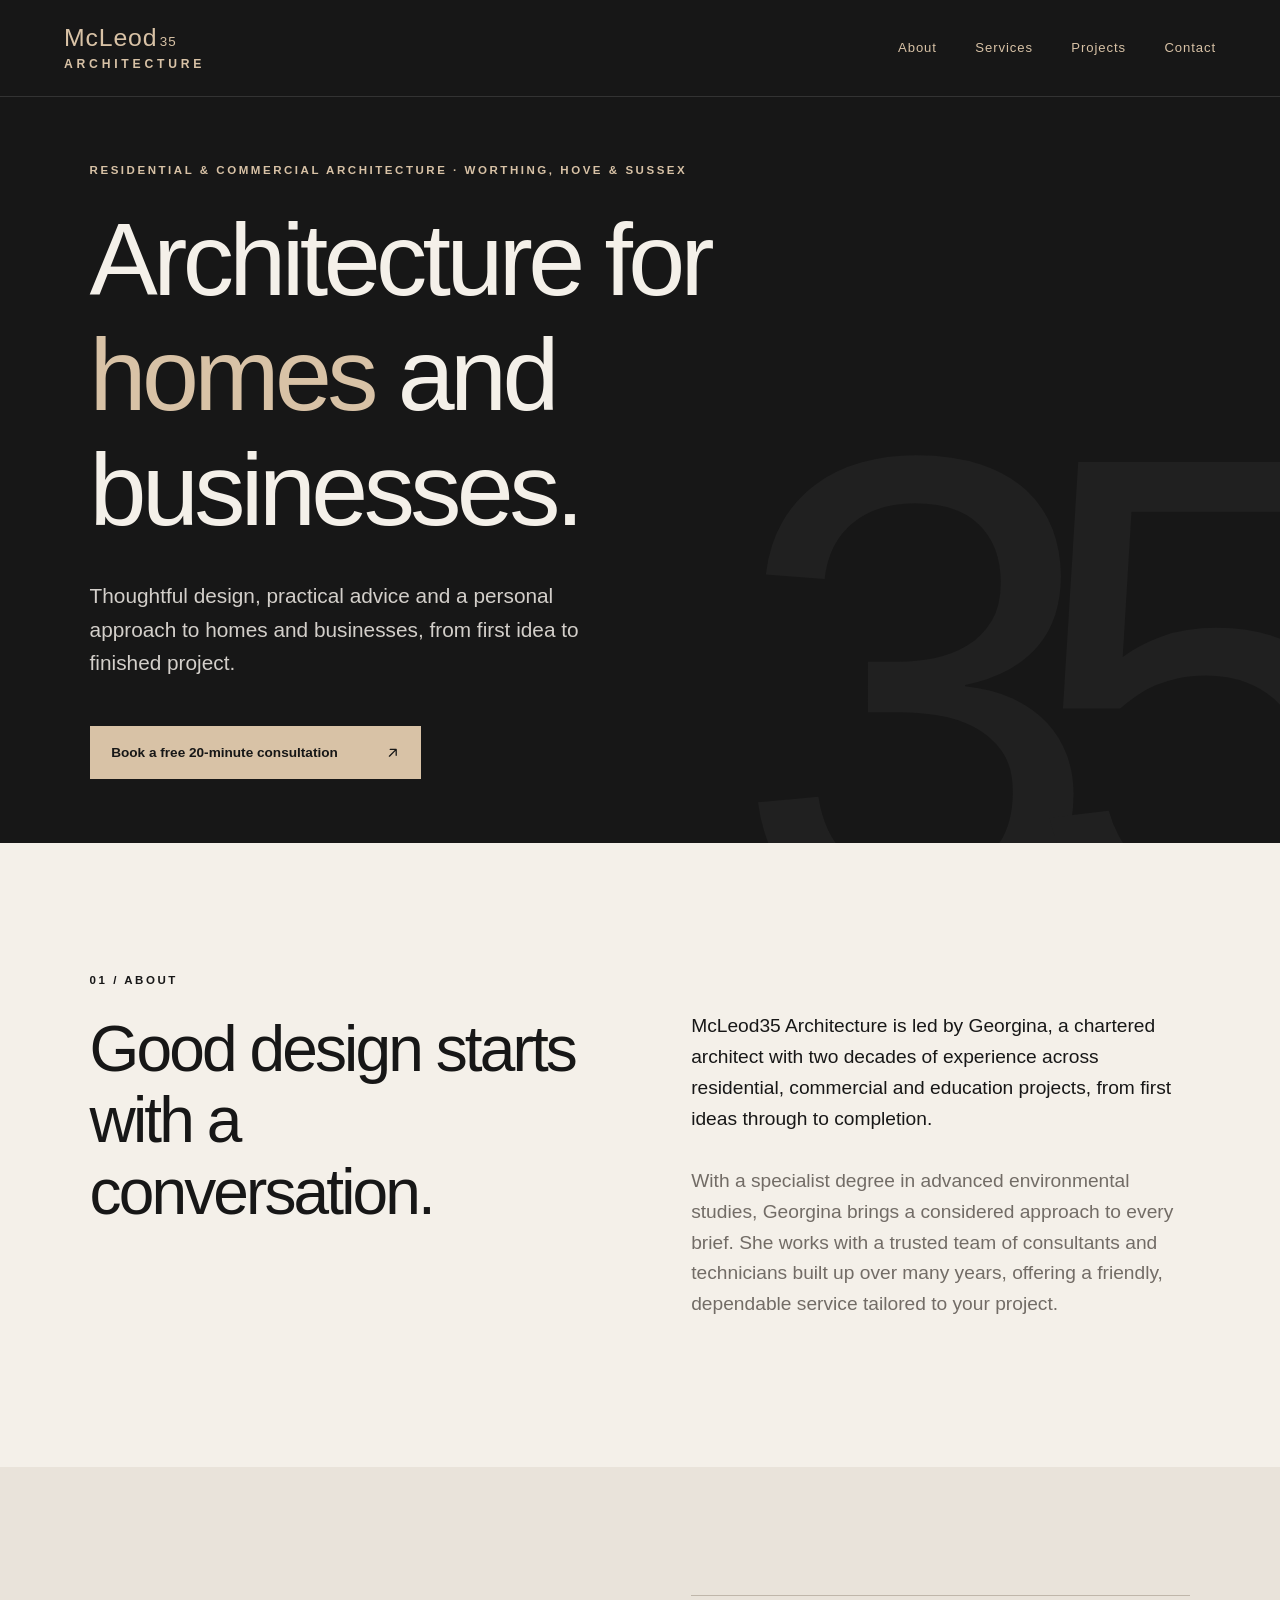
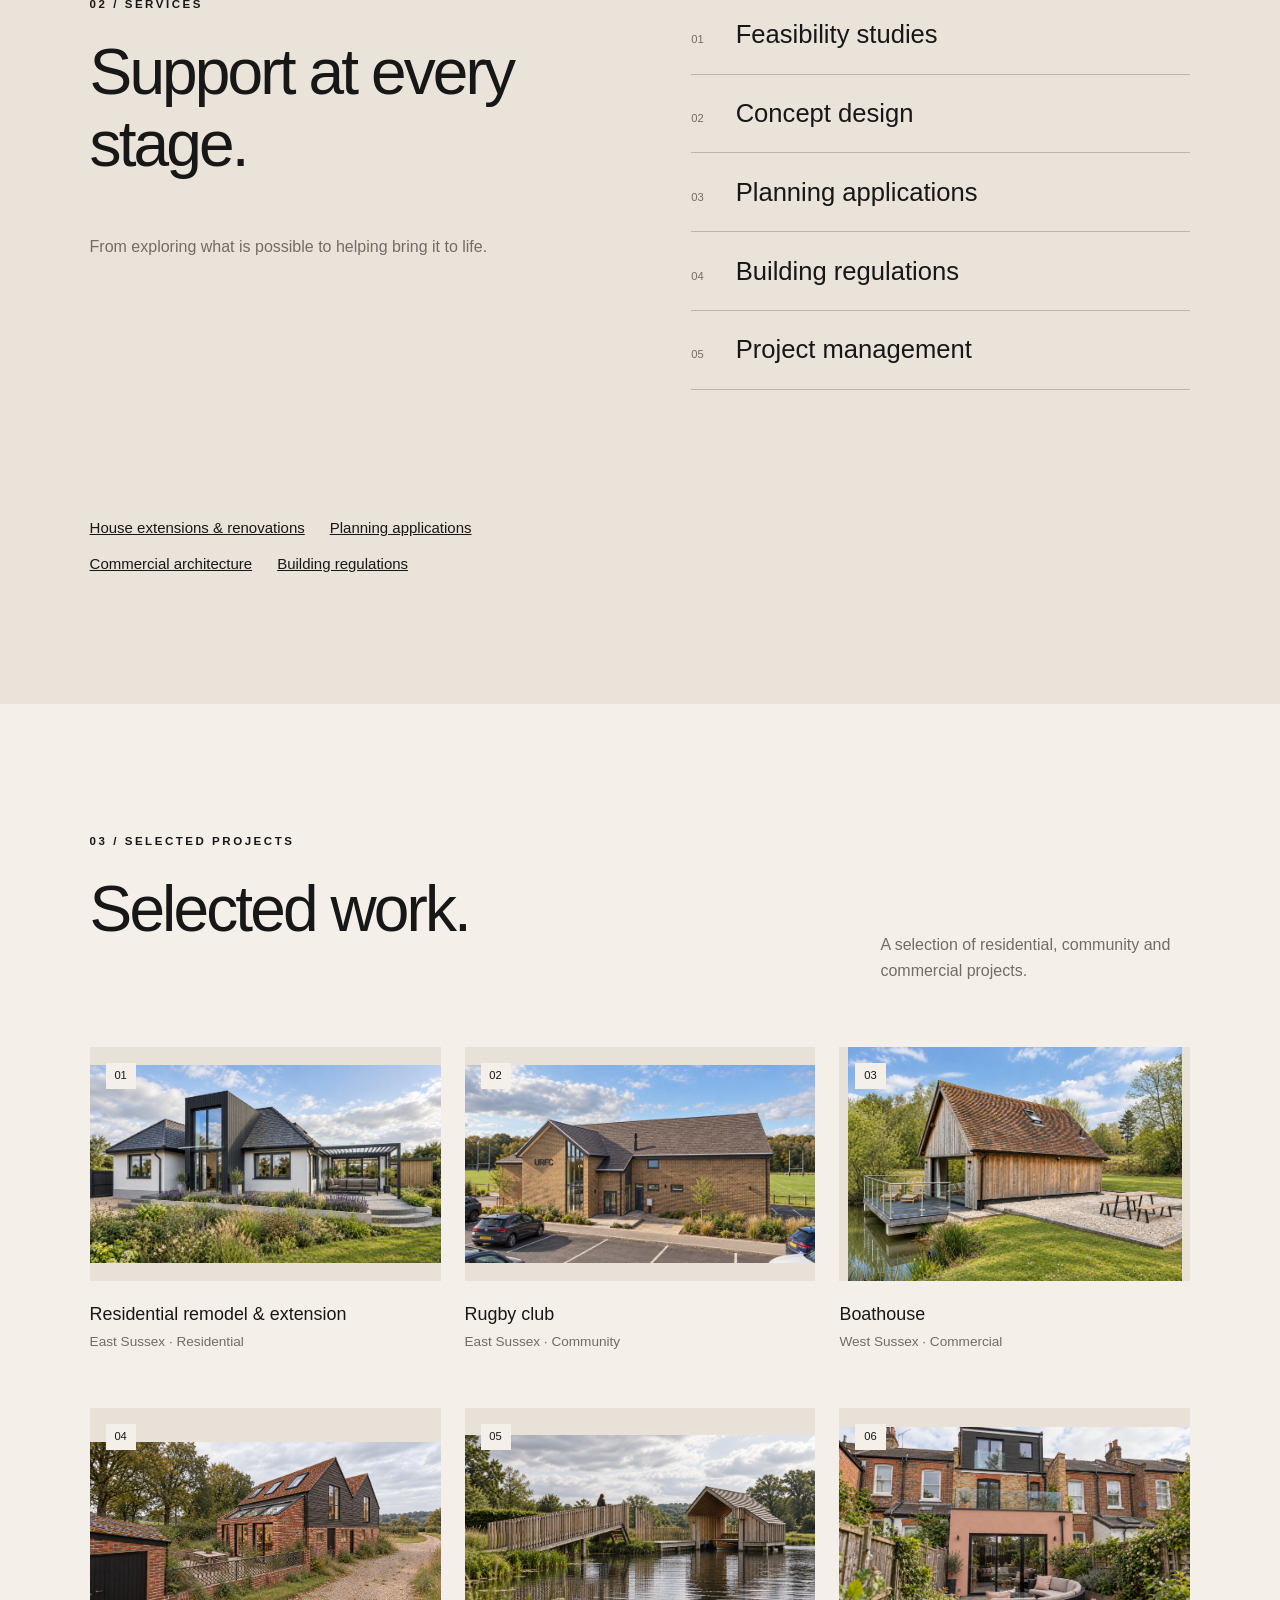
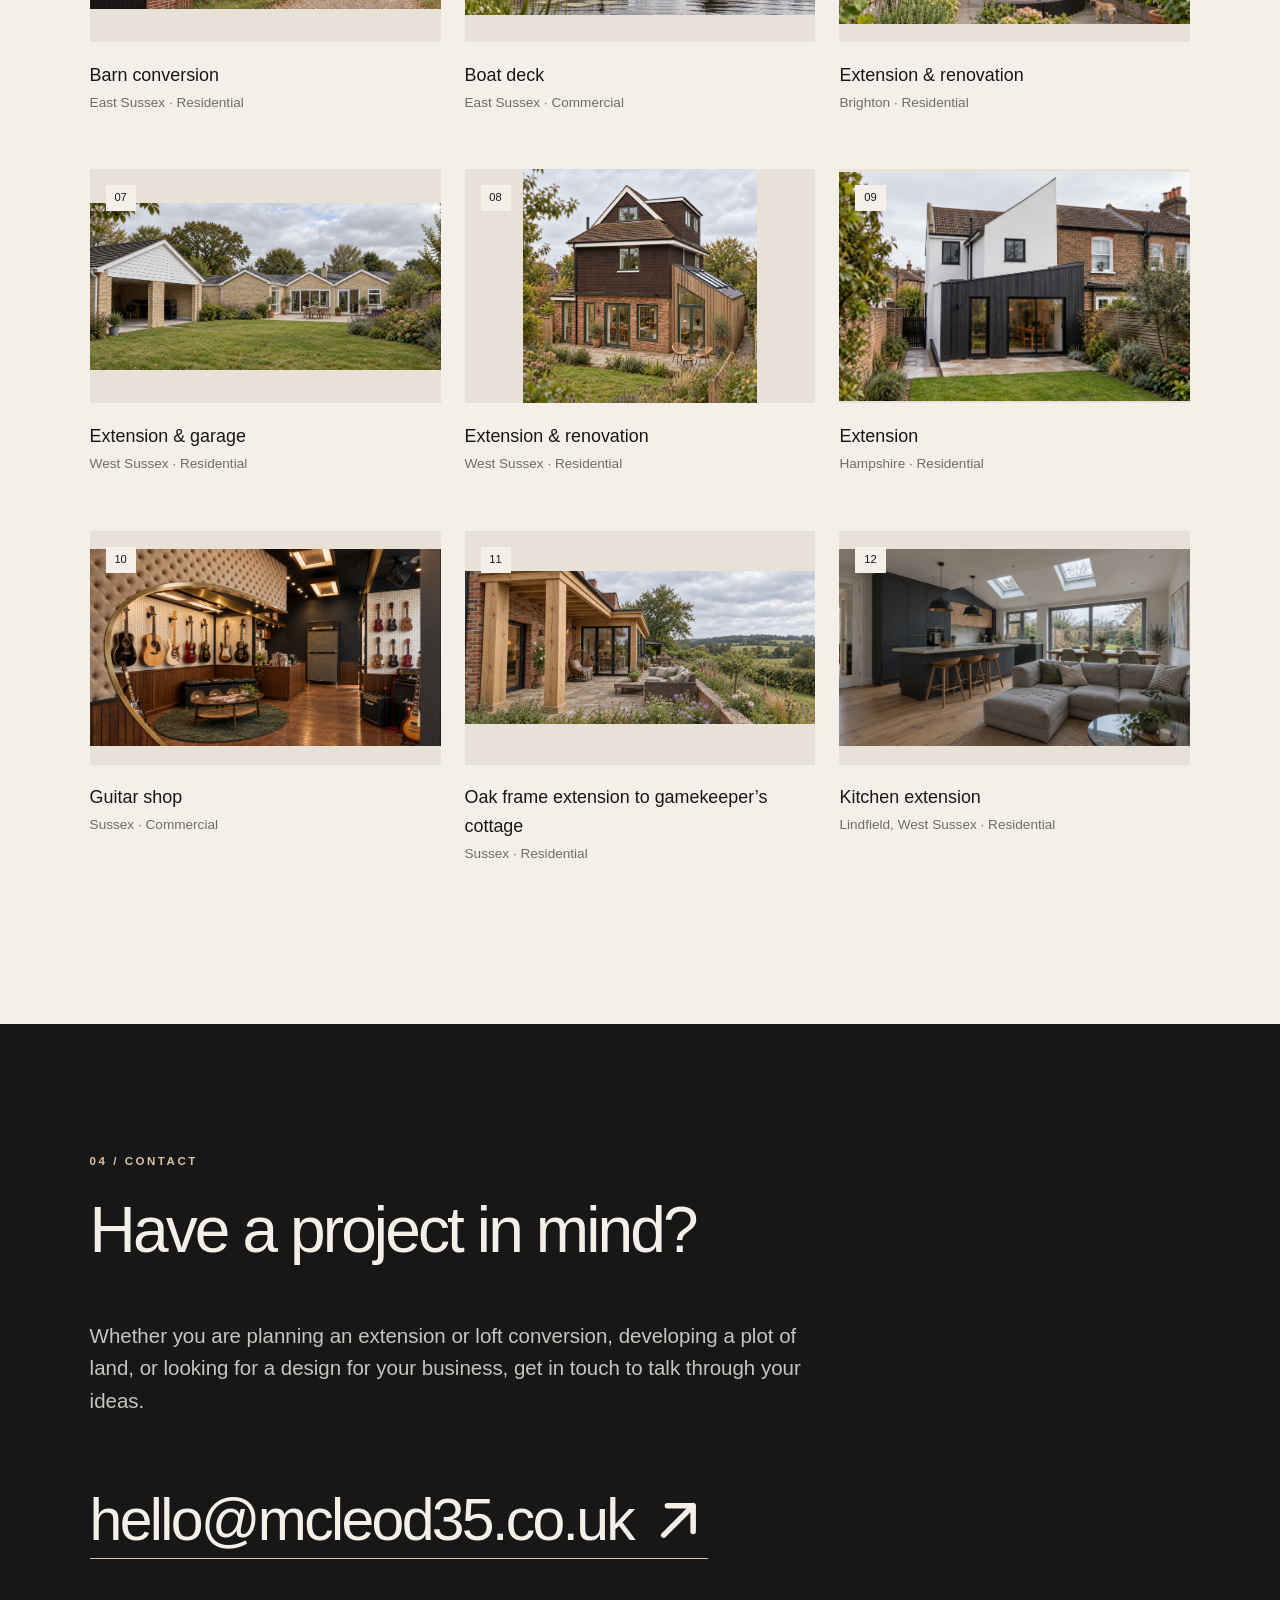
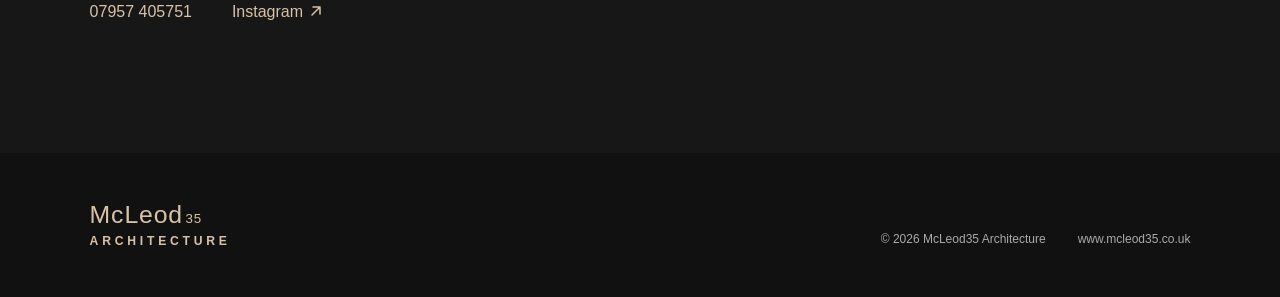
<file: index.html>
<!doctype html>
<html lang="en-GB">
<head>
  <meta charset="utf-8">
  <meta name="viewport" content="width=device-width, initial-scale=1">
  <meta name="theme-color" content="#171717">
  <meta name="description" content="McLeod35 Architecture provides residential and commercial architectural design, planning and building regulations services across Worthing, Hove, Brighton and Sussex.">
  <title>Residential & Commercial Architect in Sussex | McLeod35</title>
  <link rel="canonical" href="https://www.mcleod35.co.uk/">
  <link rel="icon" href="favicon.svg" type="image/svg+xml">
  <link rel="stylesheet" href="style.css">
</head>
<body>
  <a class="skip-link" href="#main">Skip to content</a>
  <header class="site-header">
    <a class="brand" href="#home" aria-label="McLeod35 Architecture, home"><span>McLeod<small>35</small></span><strong>ARCHITECTURE</strong></a>
    <nav aria-label="Main navigation"><a href="#about">About</a><a href="#services">Services</a><a href="#projects">Projects</a><a href="#contact">Contact</a></nav>
  </header>
  <main id="main">
    <section class="hero" id="home" aria-labelledby="hero-title">
      <div class="hero-inner"><p class="eyebrow">Residential &amp; Commercial Architecture · Worthing, Hove &amp; Sussex</p><h1 id="hero-title">Architecture for <em>homes</em> and businesses.</h1><p>Thoughtful design, practical advice and a personal approach to homes and businesses, from first idea to finished project.</p><a class="button" href="what-could-you-do.html">Book a free 20-minute consultation <svg class="arrow-icon" viewBox="0 0 16 16" width="16" height="16" fill="none" stroke="currentColor" stroke-width="1.5" stroke-linecap="round" stroke-linejoin="round" aria-hidden="true" focusable="false"><path d="M4 12 12 4M5 4h7v7"/></svg></a></div>
      <span class="hero-mark" aria-hidden="true">35</span>
    </section>
    <section class="section about" id="about"><div class="section-heading"><p class="eyebrow">01 / About</p><h2>Good design starts with a conversation.</h2></div><div class="section-copy"><p>McLeod35 Architecture is led by Georgina, a chartered architect with two decades of experience across residential, commercial and education projects, from first ideas through to completion.</p><p>With a specialist degree in advanced environmental studies, Georgina brings a considered approach to every brief. She works with a trusted team of consultants and technicians built up over many years, offering a friendly, dependable service tailored to your project.</p></div></section>
    <section class="section services" id="services"><div class="section-heading"><p class="eyebrow">02 / Services</p><h2>Support at every stage.</h2><p>From exploring what is possible to helping bring it to life.</p></div><ol class="service-list"><li><span>01</span>Feasibility studies</li><li><span>02</span>Concept design</li><li><span>03</span>Planning applications</li><li><span>04</span>Building regulations</li><li><span>05</span>Project management</li></ol><nav class="seo-service-links" aria-label="Explore our architectural services" style="display:flex;flex-wrap:wrap;gap:12px 25px;margin-top:24px;font-size:15px"><a href="house-extensions.html">House extensions &amp; renovations</a> <a href="planning-applications.html">Planning applications</a> <a href="commercial-architecture.html">Commercial architecture</a> <a href="building-regulations.html">Building regulations</a></nav></section>
    <section class="projects section" id="projects"><div class="projects-heading"><div><p class="eyebrow">03 / Selected projects</p><h2>Selected work.</h2></div><p>A selection of residential, community and commercial projects.</p></div><div class="project-grid">
      <article class="project"><a class="project-image" href="images/residential-remodel-east-sussex.jpg" data-lightbox><img src="images/residential-remodel-east-sussex.jpg" alt="Residential remodel and extension in East Sussex" loading="lazy" onload="this.parentElement.classList.add('has-image')" onerror="this.remove()"><span>01</span><span class="view-hint">View full image <svg class="arrow-icon" viewBox="0 0 16 16" width="16" height="16" fill="none" stroke="currentColor" stroke-width="1.5" stroke-linecap="round" stroke-linejoin="round" aria-hidden="true" focusable="false"><path d="M4 12 12 4M5 4h7v7"/></svg></span></a><div class="project-caption"><h3>Residential remodel &amp; extension</h3><p>East Sussex · Residential</p></div></article>
      <article class="project"><a class="project-image" href="images/rugby-club-east-sussex.jpg" data-lightbox><img src="images/rugby-club-east-sussex.jpg" alt="Rugby club in East Sussex" loading="lazy" onload="this.parentElement.classList.add('has-image')" onerror="this.remove()"><span>02</span><span class="view-hint">View full image <svg class="arrow-icon" viewBox="0 0 16 16" width="16" height="16" fill="none" stroke="currentColor" stroke-width="1.5" stroke-linecap="round" stroke-linejoin="round" aria-hidden="true" focusable="false"><path d="M4 12 12 4M5 4h7v7"/></svg></span></a><div class="project-caption"><h3>Rugby club</h3><p>East Sussex · Community</p></div></article>
      <article class="project"><a class="project-image" href="images/boathouse-west-sussex.jpg" data-lightbox><img src="images/boathouse-west-sussex.jpg" alt="Boathouse in West Sussex" loading="lazy" onload="this.parentElement.classList.add('has-image')" onerror="this.remove()"><span>03</span><span class="view-hint">View full image <svg class="arrow-icon" viewBox="0 0 16 16" width="16" height="16" fill="none" stroke="currentColor" stroke-width="1.5" stroke-linecap="round" stroke-linejoin="round" aria-hidden="true" focusable="false"><path d="M4 12 12 4M5 4h7v7"/></svg></span></a><div class="project-caption"><h3>Boathouse</h3><p>West Sussex · Commercial</p></div></article>
      <article class="project"><a class="project-image" href="images/Barn%20conversion%20East%20Sussex.png" data-lightbox><img src="images/Barn%20conversion%20East%20Sussex.png" alt="Barn conversion East Sussex" loading="lazy" onload="this.parentElement.classList.add('has-image')" onerror="this.remove()"><span>04</span><span class="view-hint">View full image <svg class="arrow-icon" viewBox="0 0 16 16" width="16" height="16" fill="none" stroke="currentColor" stroke-width="1.5" stroke-linecap="round" stroke-linejoin="round" aria-hidden="true" focusable="false"><path d="M4 12 12 4M5 4h7v7"/></svg></span></a><div class="project-caption"><h3>Barn conversion</h3><p>East Sussex · Residential</p></div></article>
      <article class="project"><a class="project-image" href="images/Boat%20Deck%20East%20Sussex.png" data-lightbox><img src="images/Boat%20Deck%20East%20Sussex.png" alt="Boat Deck East Sussex" loading="lazy" onload="this.parentElement.classList.add('has-image')" onerror="this.remove()"><span>05</span><span class="view-hint">View full image <svg class="arrow-icon" viewBox="0 0 16 16" width="16" height="16" fill="none" stroke="currentColor" stroke-width="1.5" stroke-linecap="round" stroke-linejoin="round" aria-hidden="true" focusable="false"><path d="M4 12 12 4M5 4h7v7"/></svg></span></a><div class="project-caption"><h3>Boat deck</h3><p>East Sussex · Commercial</p></div></article>
      <article class="project"><a class="project-image" href="images/Brighton%20extension%20and%20renovation.png" data-lightbox><img src="images/Brighton%20extension%20and%20renovation.png" alt="Brighton extension and renovation" loading="lazy" onload="this.parentElement.classList.add('has-image')" onerror="this.remove()"><span>06</span><span class="view-hint">View full image <svg class="arrow-icon" viewBox="0 0 16 16" width="16" height="16" fill="none" stroke="currentColor" stroke-width="1.5" stroke-linecap="round" stroke-linejoin="round" aria-hidden="true" focusable="false"><path d="M4 12 12 4M5 4h7v7"/></svg></span></a><div class="project-caption"><h3>Extension &amp; renovation</h3><p>Brighton · Residential</p></div></article>
      <article class="project"><a class="project-image" href="images/Extension%20and%20garage%20West%20Sussex.png" data-lightbox><img src="images/Extension%20and%20garage%20West%20Sussex.png" alt="Extension and garage West Sussex" loading="lazy" onload="this.parentElement.classList.add('has-image')" onerror="this.remove()"><span>07</span><span class="view-hint">View full image <svg class="arrow-icon" viewBox="0 0 16 16" width="16" height="16" fill="none" stroke="currentColor" stroke-width="1.5" stroke-linecap="round" stroke-linejoin="round" aria-hidden="true" focusable="false"><path d="M4 12 12 4M5 4h7v7"/></svg></span></a><div class="project-caption"><h3>Extension &amp; garage</h3><p>West Sussex · Residential</p></div></article>
      <article class="project"><a class="project-image" href="images/Extension%20and%20renovation%20West%20Sussex.png" data-lightbox><img src="images/Extension%20and%20renovation%20West%20Sussex.png" alt="Extension and renovation West Sussex" loading="lazy" onload="this.parentElement.classList.add('has-image')" onerror="this.remove()"><span>08</span><span class="view-hint">View full image <svg class="arrow-icon" viewBox="0 0 16 16" width="16" height="16" fill="none" stroke="currentColor" stroke-width="1.5" stroke-linecap="round" stroke-linejoin="round" aria-hidden="true" focusable="false"><path d="M4 12 12 4M5 4h7v7"/></svg></span></a><div class="project-caption"><h3>Extension &amp; renovation</h3><p>West Sussex · Residential</p></div></article>
      <article class="project"><a class="project-image" href="images/Extension%20Hampshire.png" data-lightbox><img src="images/Extension%20Hampshire.png" alt="Extension Hampshire" loading="lazy" onload="this.parentElement.classList.add('has-image')" onerror="this.remove()"><span>09</span><span class="view-hint">View full image <svg class="arrow-icon" viewBox="0 0 16 16" width="16" height="16" fill="none" stroke="currentColor" stroke-width="1.5" stroke-linecap="round" stroke-linejoin="round" aria-hidden="true" focusable="false"><path d="M4 12 12 4M5 4h7v7"/></svg></span></a><div class="project-caption"><h3>Extension</h3><p>Hampshire · Residential</p></div></article>
      <article class="project"><a class="project-image" href="images/Guitar%20Shop%20Sussex.png" data-lightbox><img src="images/Guitar%20Shop%20Sussex.png" alt="Guitar Shop Sussex" loading="lazy" onload="this.parentElement.classList.add('has-image')" onerror="this.remove()"><span>10</span><span class="view-hint">View full image <svg class="arrow-icon" viewBox="0 0 16 16" width="16" height="16" fill="none" stroke="currentColor" stroke-width="1.5" stroke-linecap="round" stroke-linejoin="round" aria-hidden="true" focusable="false"><path d="M4 12 12 4M5 4h7v7"/></svg></span></a><div class="project-caption"><h3>Guitar shop</h3><p>Sussex · Commercial</p></div></article>
      <article class="project"><a class="project-image" href="images/Oak%20frame%20extension%20to%20game%20keepers%20cottage%20Sussex.png" data-lightbox><img src="images/Oak%20frame%20extension%20to%20game%20keepers%20cottage%20Sussex.png" alt="Oak frame extension to game keepers cottage Sussex" loading="lazy" onload="this.parentElement.classList.add('has-image')" onerror="this.remove()"><span>11</span><span class="view-hint">View full image <svg class="arrow-icon" viewBox="0 0 16 16" width="16" height="16" fill="none" stroke="currentColor" stroke-width="1.5" stroke-linecap="round" stroke-linejoin="round" aria-hidden="true" focusable="false"><path d="M4 12 12 4M5 4h7v7"/></svg></span></a><div class="project-caption"><h3>Oak frame extension to gamekeeper’s cottage</h3><p>Sussex · Residential</p></div></article>
      <article class="project"><a class="project-image" href="images/Kitchen%20Extension%20Lindfield.png" data-lightbox><img src="images/Kitchen%20Extension%20Lindfield.png" alt="Kitchen Extension Lindfield" loading="lazy" onload="this.parentElement.classList.add('has-image')" onerror="this.remove()"><span>12</span><span class="view-hint">View full image <svg class="arrow-icon" viewBox="0 0 16 16" width="16" height="16" fill="none" stroke="currentColor" stroke-width="1.5" stroke-linecap="round" stroke-linejoin="round" aria-hidden="true" focusable="false"><path d="M4 12 12 4M5 4h7v7"/></svg></span></a><div class="project-caption"><h3>Kitchen extension</h3><p>Lindfield, West Sussex · Residential</p></div></article>
    </div></section>
    <section class="contact section" id="contact"><p class="eyebrow">04 / Contact</p><h2>Have a project in mind?</h2><p>Whether you are planning an extension or loft conversion, developing a plot of land, or looking for a design for your business, get in touch to talk through your ideas.</p><a class="contact-email" href="mailto:hello@mcleod35.co.uk">hello@mcleod35.co.uk <svg class="arrow-icon" viewBox="0 0 16 16" width="16" height="16" fill="none" stroke="currentColor" stroke-width="1.5" stroke-linecap="round" stroke-linejoin="round" aria-hidden="true" focusable="false"><path d="M4 12 12 4M5 4h7v7"/></svg></a><div class="contact-links"><a href="tel:+447957405751">07957 405751</a><a href="https://www.instagram.com/mcleod35architecure/" target="_blank" rel="noopener noreferrer">Instagram <svg class="arrow-icon" viewBox="0 0 16 16" width="16" height="16" fill="none" stroke="currentColor" stroke-width="1.5" stroke-linecap="round" stroke-linejoin="round" aria-hidden="true" focusable="false"><path d="M4 12 12 4M5 4h7v7"/></svg></a></div></section>
  </main>
  <footer><a class="brand footer-brand" href="#home" aria-label="McLeod35 Architecture, back to top"><span>McLeod<small>35</small></span><strong>ARCHITECTURE</strong></a><div><span>© <span id="year">2026</span> McLeod35 Architecture</span><a href="https://www.mcleod35.co.uk/">www.mcleod35.co.uk</a></div></footer>
  <dialog id="image-viewer" aria-label="Project image"><button class="viewer-close" type="button" aria-label="Close image">×</button><img alt=""></dialog>
  <script>
    const viewer = document.getElementById('image-viewer');
    document.querySelectorAll('[data-lightbox]').forEach(link => link.addEventListener('click', event => {
      event.preventDefault();
      viewer.querySelector('img').src = link.href;
      viewer.querySelector('img').alt = link.querySelector('img').alt;
      viewer.showModal();
    }));
    viewer.querySelector('button').addEventListener('click', () => viewer.close());
    viewer.addEventListener('click', event => { if (event.target === viewer) viewer.close(); });
  </script>
  <script>document.getElementById('year').textContent = new Date().getFullYear();</script>
</body>
</html>
</file>
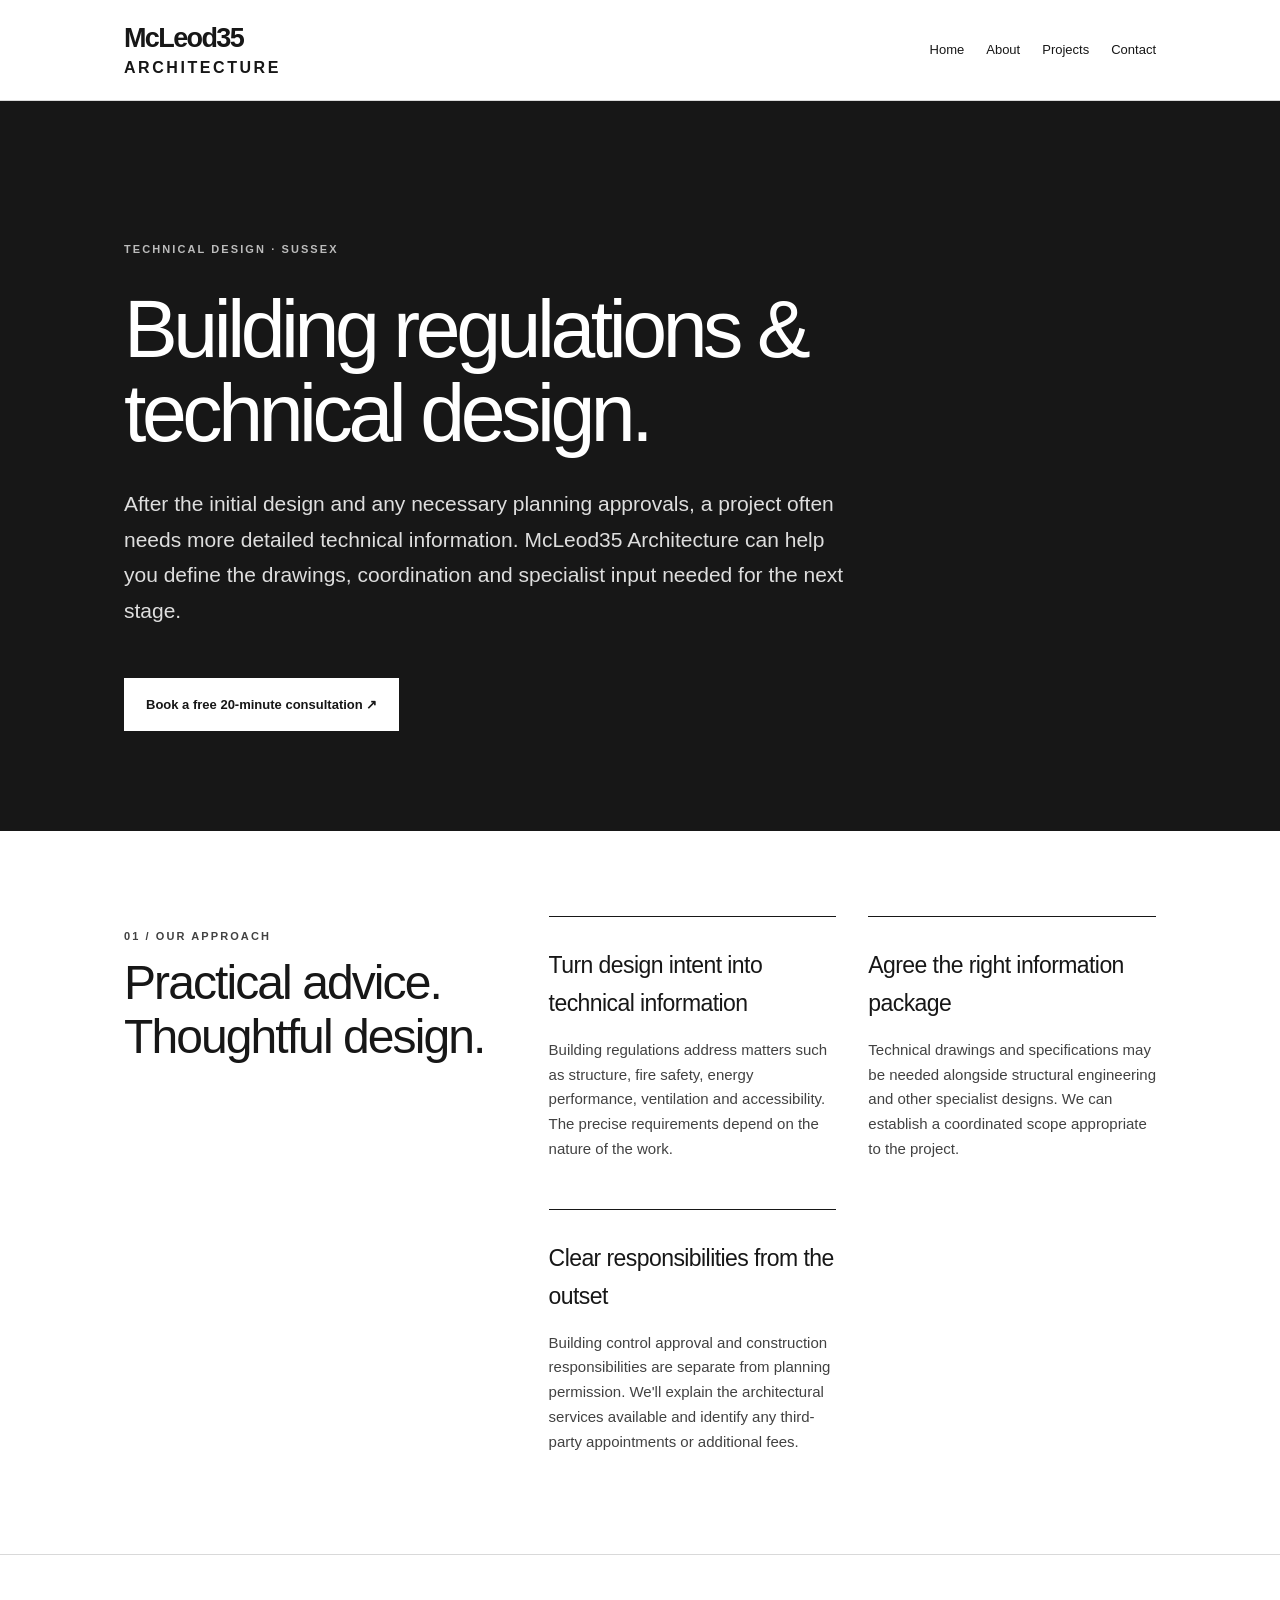
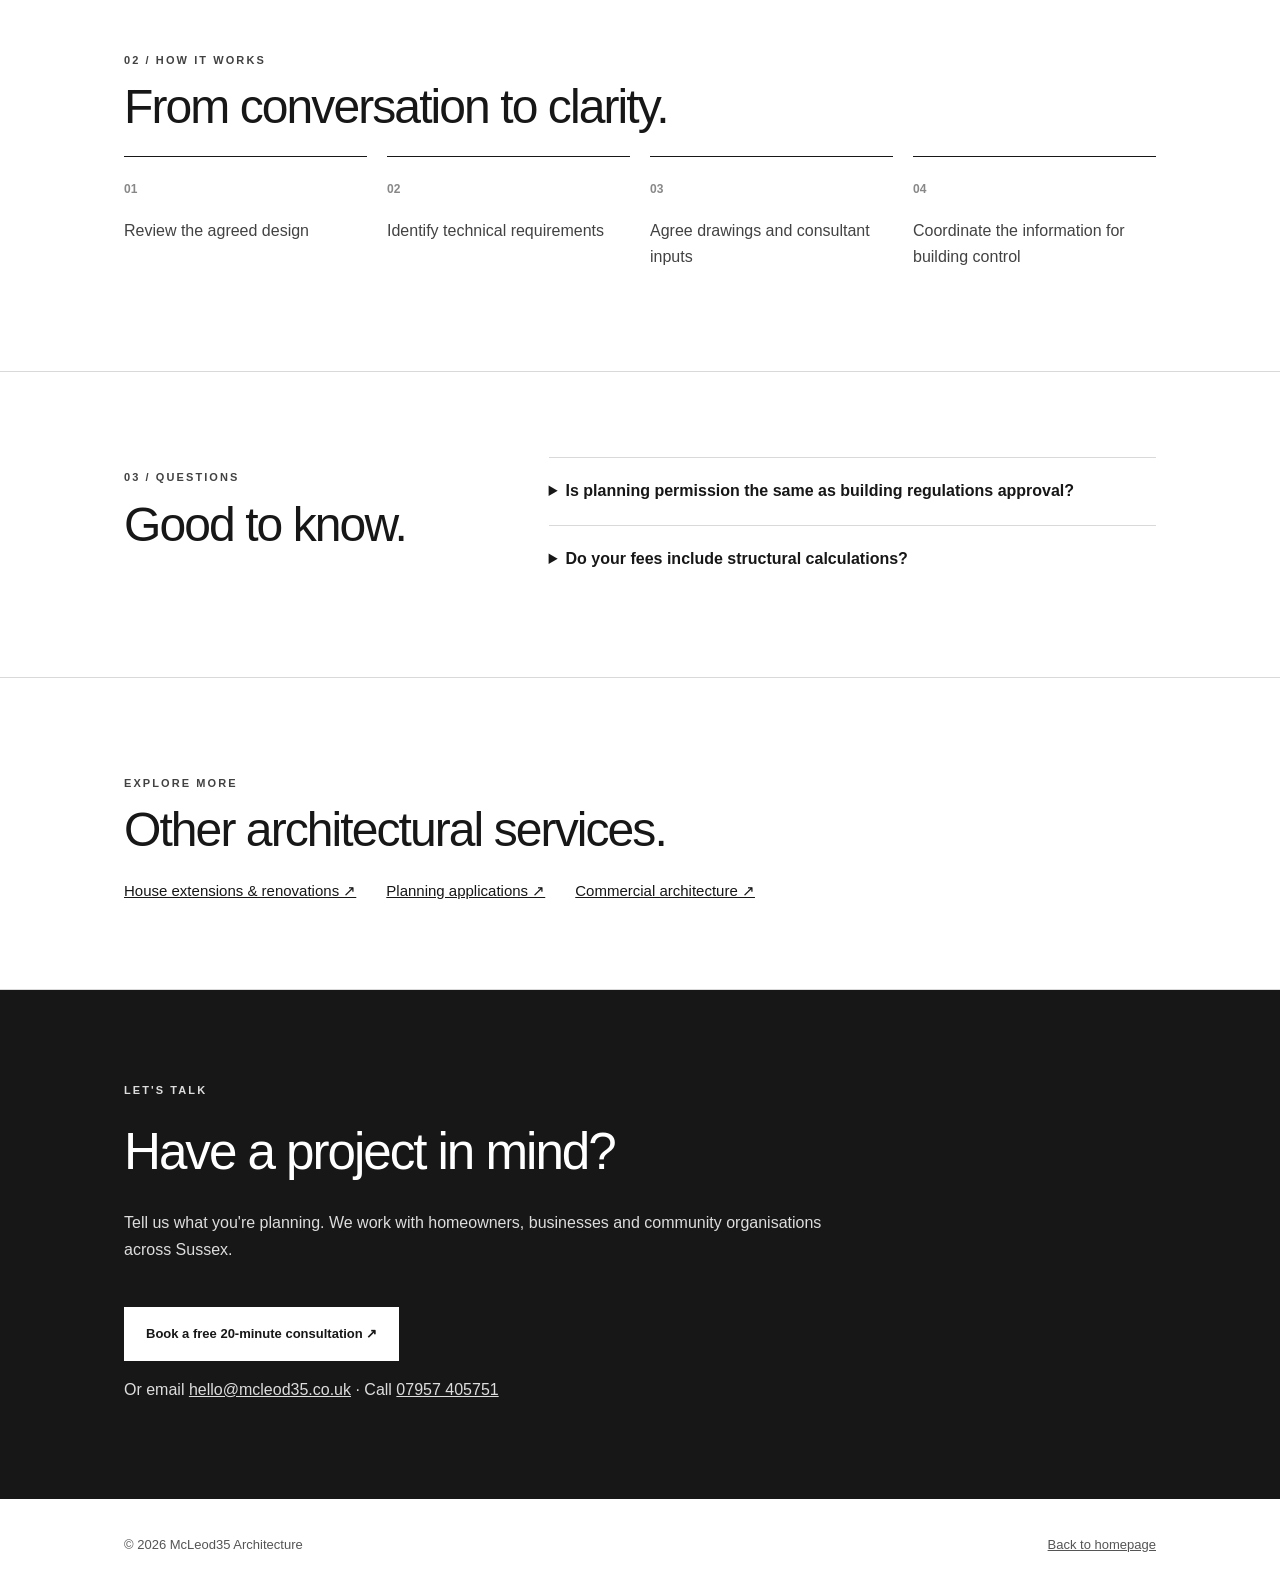
<file: building-regulations.html>
<!doctype html>
<html lang="en-GB">
<head>
  <meta charset="utf-8">
  <meta name="viewport" content="width=device-width, initial-scale=1">
  <meta name="theme-color" content="#171717">
  <title>Building Regulations Drawings Sussex | McLeod35 Architecture</title>
  <meta name="description" content="Building regulations design and drawing support for residential and commercial projects in Sussex. Understand the technical stage and consultant requirements.">
  <link rel="canonical" href="https://www.mcleod35.co.uk/building-regulations.html">
  <link rel="icon" href="favicon.svg" type="image/svg+xml">
  <style>
:root{color-scheme:light;--ink:#171717;--muted:#626262;--line:#d9d9d9;--paper:#faf9f7}
*{box-sizing:border-box}html{scroll-behavior:smooth}body{margin:0;color:var(--ink);background:#fff;font-family:Arial,Helvetica,sans-serif;line-height:1.65}
a{color:inherit}a:focus-visible{outline:3px solid #777;outline-offset:4px}
.wrap{max-width:1160px;margin:auto;padding-left:clamp(22px,5vw,70px);padding-right:clamp(22px,5vw,70px)}
header{border-bottom:1px solid var(--line)}.header-inner{display:flex;align-items:center;justify-content:space-between;gap:24px;min-height:100px}
.brand{text-decoration:none;display:inline-flex;flex-direction:column;line-height:1.1;letter-spacing:-.06em;font-size:27px;font-weight:700}.brand small{font-size:16px;letter-spacing:.16em;font-weight:600;margin-top:5px}
nav{display:flex;gap:22px;flex-wrap:wrap}nav a{text-decoration:none;font-size:13px}
nav a:hover,.links a:hover{text-decoration:underline}
.hero{background:var(--ink);color:white;padding:clamp(80px,10vw,140px) 0 100px}.eyebrow{font-size:11px;font-weight:700;letter-spacing:.19em;text-transform:uppercase;color:#999}
.hero .eyebrow{color:#bcbcbc}h1{font-size:clamp(43px,6.3vw,83px);letter-spacing:-.055em;line-height:1.04;font-weight:500;max-width:920px;margin:30px 0}
.hero p.lead{max-width:730px;font-size:clamp(17px,2vw,21px);color:#dedede;line-height:1.7}
.button{display:inline-block;background:white;color:#171717;text-decoration:none;padding:16px 22px;margin-top:28px;font-weight:700;font-size:13px}
.button:hover{background:#ddd}.section{padding:85px 0;border-bottom:1px solid var(--line)}
.section h2{font-size:clamp(29px,4vw,48px);font-weight:500;letter-spacing:-.04em;line-height:1.12;margin:0 0 22px}
.section p{max-width:750px;color:#424242}.split{display:grid;grid-template-columns:1fr 1.6fr;gap:45px}
.cards{display:grid;grid-template-columns:repeat(2,1fr);gap:32px}.cards article{border-top:1px solid var(--ink);padding-top:22px}
.cards h3{font-size:23px;letter-spacing:-.025em;font-weight:500;margin:8px 0}.cards p{font-size:15px}
.steps{display:grid;grid-template-columns:repeat(4,1fr);gap:20px}.step{border-top:1px solid var(--ink);padding-top:18px}.step b{font-size:12px;color:#888}
.project-photo{width:100%;max-height:480px;object-fit:cover;margin-top:25px}
.faq details{border-top:1px solid var(--line);padding:20px 0}.faq summary{cursor:pointer;font-weight:600}.faq details p{margin-bottom:0}
.links{display:flex;flex-wrap:wrap;gap:12px 30px}.links a{font-size:15px}
.cta{background:var(--ink);color:#fff;padding:80px 0}.cta h2{font-size:clamp(32px,4vw,52px);font-weight:500;letter-spacing:-.04em;margin:0}.cta p{color:#ddd;max-width:700px}
footer{padding:35px 0;font-size:13px;color:#555}.footer-inner{display:flex;justify-content:space-between;gap:20px;flex-wrap:wrap}
@media(max-width:760px){.header-inner{align-items:flex-start;flex-direction:column;padding-top:24px;padding-bottom:24px}nav{gap:12px 18px}.split,.cards{grid-template-columns:1fr}.steps{grid-template-columns:1fr 1fr}.hero{padding:75px 0}}
</style>
</head>
<body>
<a class="skip-link" href="#main" style="position:absolute;left:-9999px">Skip to content</a>
<header><div class="wrap header-inner">
  <a class="brand" href="index.html" aria-label="McLeod35 Architecture homepage">McLeod35<small>ARCHITECTURE</small></a>
  <nav aria-label="Main navigation"><a href="index.html">Home</a><a href="index.html#about">About</a><a href="index.html#projects">Projects</a><a href="index.html#contact">Contact</a></nav>
</div></header>
<main id="main">
<section class="hero"><div class="wrap"><p class="eyebrow">TECHNICAL DESIGN · SUSSEX</p>
<h1>Building regulations &amp; technical design.</h1><p class="lead">After the initial design and any necessary planning approvals, a project often needs more detailed technical information. McLeod35 Architecture can help you define the drawings, coordination and specialist input needed for the next stage.</p>
<a class="button" href="what-could-you-do.html">Book a free 20-minute consultation ↗</a></div></section>
<section class="section"><div class="wrap split"><div><p class="eyebrow">01 / Our approach</p><h2>Practical advice. Thoughtful design.</h2></div><div class="cards"><article><h3>Turn design intent into technical information</h3><p>Building regulations address matters such as structure, fire safety, energy performance, ventilation and accessibility. The precise requirements depend on the nature of the work.</p></article><article><h3>Agree the right information package</h3><p>Technical drawings and specifications may be needed alongside structural engineering and other specialist designs. We can establish a coordinated scope appropriate to the project.</p></article><article><h3>Clear responsibilities from the outset</h3><p>Building control approval and construction responsibilities are separate from planning permission. We&#x27;ll explain the architectural services available and identify any third-party appointments or additional fees.</p></article></div></div></section>
<section class="section"><div class="wrap"><p class="eyebrow">02 / How it works</p><h2>From conversation to clarity.</h2><div class="steps"><div class="step"><b>01</b><p>Review the agreed design</p></div><div class="step"><b>02</b><p>Identify technical requirements</p></div><div class="step"><b>03</b><p>Agree drawings and consultant inputs</p></div><div class="step"><b>04</b><p>Coordinate the information for building control</p></div></div></div></section>
<section class="section faq"><div class="wrap split"><div><p class="eyebrow">03 / Questions</p><h2>Good to know.</h2></div><div><details><summary>Is planning permission the same as building regulations approval?</summary><p>No. Planning and building regulations are separate systems with different purposes. A project may need one, both or neither, depending on the work.</p></details><details><summary>Do your fees include structural calculations?</summary><p>Specialist structural engineering is normally a separate service. We can help identify the information needed and agree the scope before work begins.</p></details></div></div></section>
<section class="section"><div class="wrap"><p class="eyebrow">Explore more</p><h2>Other architectural services.</h2><div class="links"><a href="house-extensions.html">House extensions &amp; renovations ↗</a><a href="planning-applications.html">Planning applications ↗</a><a href="commercial-architecture.html">Commercial architecture ↗</a></div></div></section>
<section class="cta"><div class="wrap"><p class="eyebrow">LET'S TALK</p><h2>Have a project in mind?</h2>
<p>Tell us what you're planning. We work with homeowners, businesses and community organisations across Sussex.</p>
<a class="button" href="what-could-you-do.html">Book a free 20-minute consultation ↗</a>
<p>Or email <a href="mailto:hello@mcleod35.co.uk">hello@mcleod35.co.uk</a> · Call <a href="tel:+447957405751">07957 405751</a></p></div></section>
</main>
<footer><div class="wrap footer-inner"><span>© <span id="year">2026</span> McLeod35 Architecture</span><a href="index.html">Back to homepage</a></div></footer>
<script>document.getElementById('year').textContent = new Date().getFullYear();</script>
</body></html>
</file>
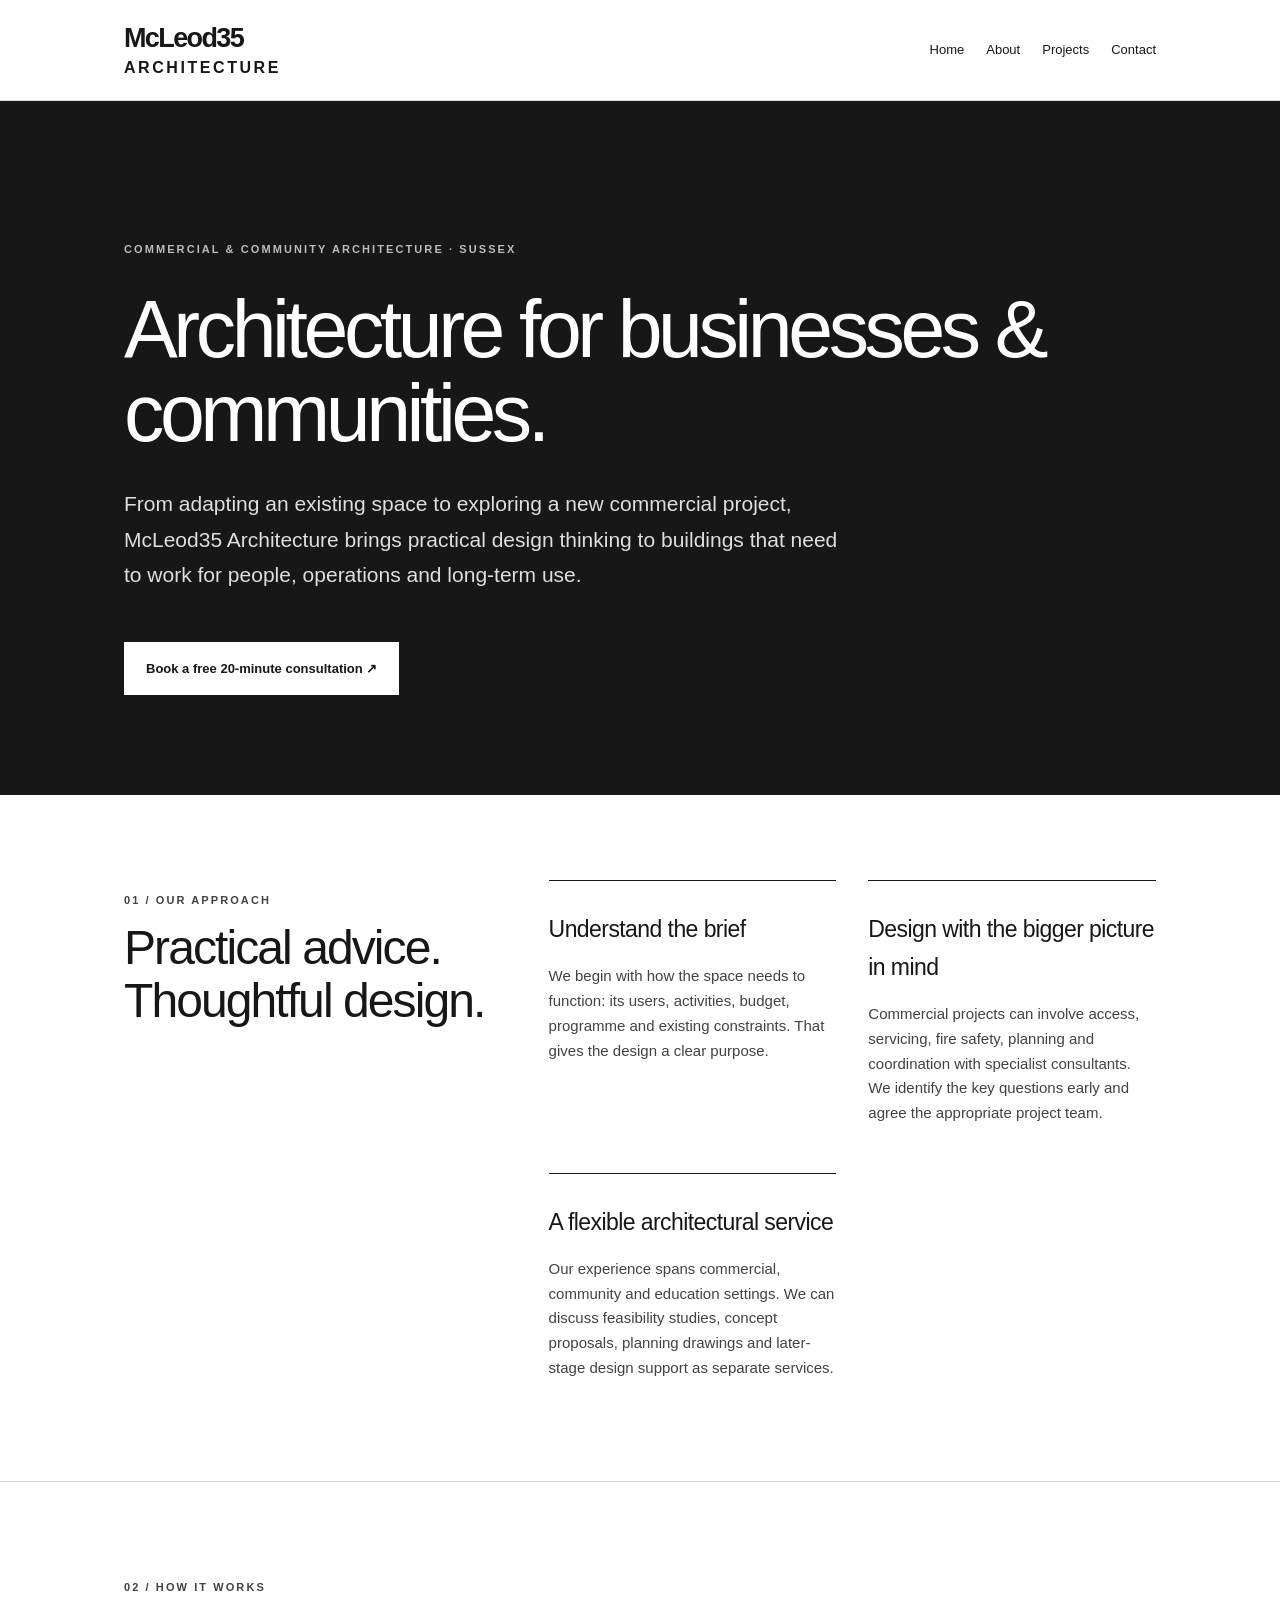
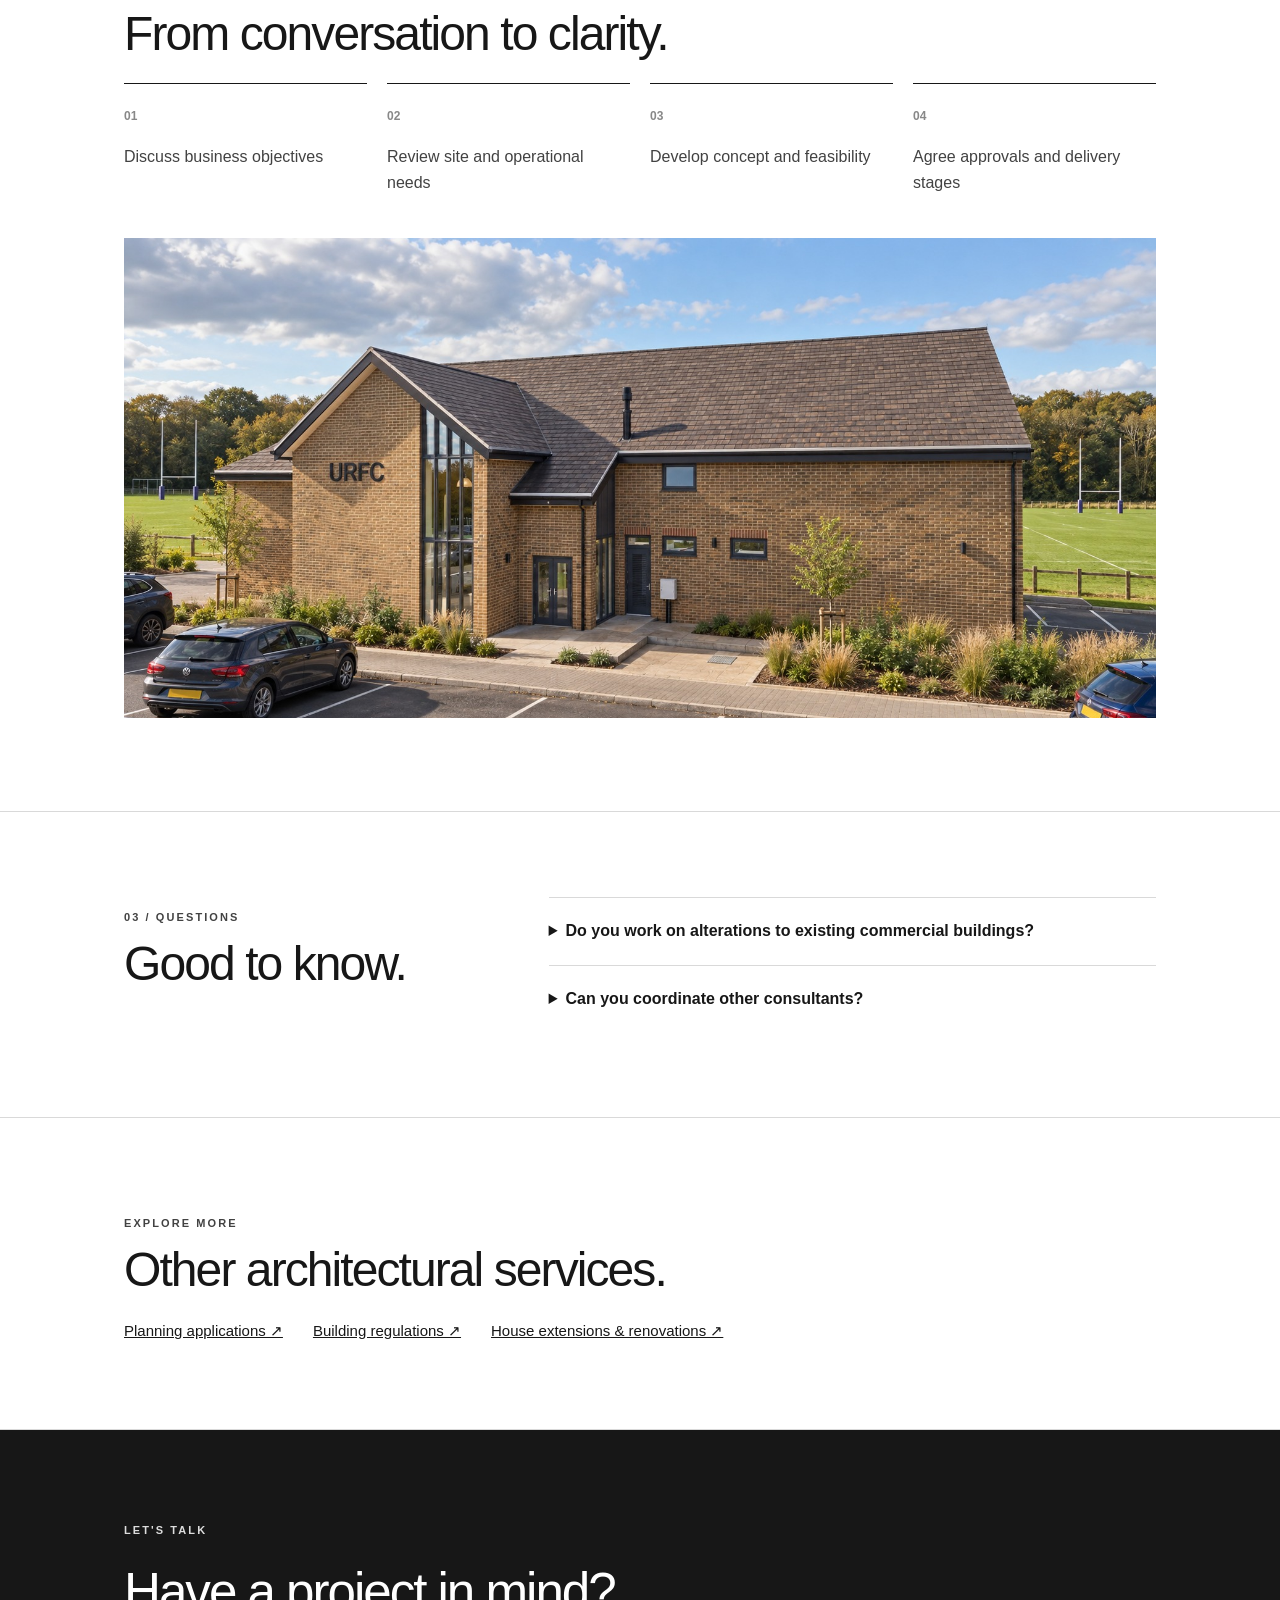
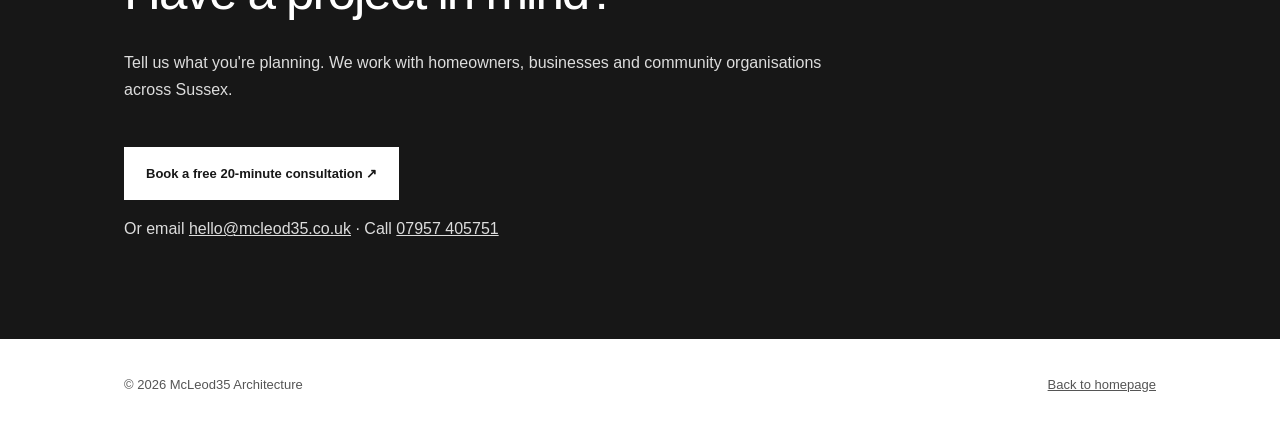
<file: commercial-architecture.html>
<!doctype html>
<html lang="en-GB">
<head>
  <meta charset="utf-8">
  <meta name="viewport" content="width=device-width, initial-scale=1">
  <meta name="theme-color" content="#171717">
  <title>Commercial Architect in Sussex | McLeod35 Architecture</title>
  <meta name="description" content="Commercial architectural design in Brighton, Hove, Worthing and Sussex. Feasibility, alterations, planning and design for business and community spaces.">
  <link rel="canonical" href="https://www.mcleod35.co.uk/commercial-architecture.html">
  <link rel="icon" href="favicon.svg" type="image/svg+xml">
  <style>
:root{color-scheme:light;--ink:#171717;--muted:#626262;--line:#d9d9d9;--paper:#faf9f7}
*{box-sizing:border-box}html{scroll-behavior:smooth}body{margin:0;color:var(--ink);background:#fff;font-family:Arial,Helvetica,sans-serif;line-height:1.65}
a{color:inherit}a:focus-visible{outline:3px solid #777;outline-offset:4px}
.wrap{max-width:1160px;margin:auto;padding-left:clamp(22px,5vw,70px);padding-right:clamp(22px,5vw,70px)}
header{border-bottom:1px solid var(--line)}.header-inner{display:flex;align-items:center;justify-content:space-between;gap:24px;min-height:100px}
.brand{text-decoration:none;display:inline-flex;flex-direction:column;line-height:1.1;letter-spacing:-.06em;font-size:27px;font-weight:700}.brand small{font-size:16px;letter-spacing:.16em;font-weight:600;margin-top:5px}
nav{display:flex;gap:22px;flex-wrap:wrap}nav a{text-decoration:none;font-size:13px}
nav a:hover,.links a:hover{text-decoration:underline}
.hero{background:var(--ink);color:white;padding:clamp(80px,10vw,140px) 0 100px}.eyebrow{font-size:11px;font-weight:700;letter-spacing:.19em;text-transform:uppercase;color:#999}
.hero .eyebrow{color:#bcbcbc}h1{font-size:clamp(43px,6.3vw,83px);letter-spacing:-.055em;line-height:1.04;font-weight:500;max-width:920px;margin:30px 0}
.hero p.lead{max-width:730px;font-size:clamp(17px,2vw,21px);color:#dedede;line-height:1.7}
.button{display:inline-block;background:white;color:#171717;text-decoration:none;padding:16px 22px;margin-top:28px;font-weight:700;font-size:13px}
.button:hover{background:#ddd}.section{padding:85px 0;border-bottom:1px solid var(--line)}
.section h2{font-size:clamp(29px,4vw,48px);font-weight:500;letter-spacing:-.04em;line-height:1.12;margin:0 0 22px}
.section p{max-width:750px;color:#424242}.split{display:grid;grid-template-columns:1fr 1.6fr;gap:45px}
.cards{display:grid;grid-template-columns:repeat(2,1fr);gap:32px}.cards article{border-top:1px solid var(--ink);padding-top:22px}
.cards h3{font-size:23px;letter-spacing:-.025em;font-weight:500;margin:8px 0}.cards p{font-size:15px}
.steps{display:grid;grid-template-columns:repeat(4,1fr);gap:20px}.step{border-top:1px solid var(--ink);padding-top:18px}.step b{font-size:12px;color:#888}
.project-photo{width:100%;max-height:480px;object-fit:cover;margin-top:25px}
.faq details{border-top:1px solid var(--line);padding:20px 0}.faq summary{cursor:pointer;font-weight:600}.faq details p{margin-bottom:0}
.links{display:flex;flex-wrap:wrap;gap:12px 30px}.links a{font-size:15px}
.cta{background:var(--ink);color:#fff;padding:80px 0}.cta h2{font-size:clamp(32px,4vw,52px);font-weight:500;letter-spacing:-.04em;margin:0}.cta p{color:#ddd;max-width:700px}
footer{padding:35px 0;font-size:13px;color:#555}.footer-inner{display:flex;justify-content:space-between;gap:20px;flex-wrap:wrap}
@media(max-width:760px){.header-inner{align-items:flex-start;flex-direction:column;padding-top:24px;padding-bottom:24px}nav{gap:12px 18px}.split,.cards{grid-template-columns:1fr}.steps{grid-template-columns:1fr 1fr}.hero{padding:75px 0}}
</style>
</head>
<body>
<a class="skip-link" href="#main" style="position:absolute;left:-9999px">Skip to content</a>
<header><div class="wrap header-inner">
  <a class="brand" href="index.html" aria-label="McLeod35 Architecture homepage">McLeod35<small>ARCHITECTURE</small></a>
  <nav aria-label="Main navigation"><a href="index.html">Home</a><a href="index.html#about">About</a><a href="index.html#projects">Projects</a><a href="index.html#contact">Contact</a></nav>
</div></header>
<main id="main">
<section class="hero"><div class="wrap"><p class="eyebrow">COMMERCIAL &amp; COMMUNITY ARCHITECTURE · SUSSEX</p>
<h1>Architecture for businesses &amp; communities.</h1><p class="lead">From adapting an existing space to exploring a new commercial project, McLeod35 Architecture brings practical design thinking to buildings that need to work for people, operations and long-term use.</p>
<a class="button" href="what-could-you-do.html">Book a free 20-minute consultation ↗</a></div></section>
<section class="section"><div class="wrap split"><div><p class="eyebrow">01 / Our approach</p><h2>Practical advice. Thoughtful design.</h2></div><div class="cards"><article><h3>Understand the brief</h3><p>We begin with how the space needs to function: its users, activities, budget, programme and existing constraints. That gives the design a clear purpose.</p></article><article><h3>Design with the bigger picture in mind</h3><p>Commercial projects can involve access, servicing, fire safety, planning and coordination with specialist consultants. We identify the key questions early and agree the appropriate project team.</p></article><article><h3>A flexible architectural service</h3><p>Our experience spans commercial, community and education settings. We can discuss feasibility studies, concept proposals, planning drawings and later-stage design support as separate services.</p></article></div></div></section>
<section class="section"><div class="wrap"><p class="eyebrow">02 / How it works</p><h2>From conversation to clarity.</h2><div class="steps"><div class="step"><b>01</b><p>Discuss business objectives</p></div><div class="step"><b>02</b><p>Review site and operational needs</p></div><div class="step"><b>03</b><p>Develop concept and feasibility</p></div><div class="step"><b>04</b><p>Agree approvals and delivery stages</p></div></div><img class="project-photo" src="images/rugby-club-east-sussex.jpg" alt="Community rugby club architectural project in East Sussex" loading="lazy"></div></section>
<section class="section faq"><div class="wrap split"><div><p class="eyebrow">03 / Questions</p><h2>Good to know.</h2></div><div><details><summary>Do you work on alterations to existing commercial buildings?</summary><p>Yes. We can discuss refurbishment, reconfiguration and other changes to existing premises, subject to the project brief.</p></details><details><summary>Can you coordinate other consultants?</summary><p>Where required, we can discuss coordination with relevant specialists and define responsibilities in the appointment.</p></details></div></div></section>
<section class="section"><div class="wrap"><p class="eyebrow">Explore more</p><h2>Other architectural services.</h2><div class="links"><a href="planning-applications.html">Planning applications ↗</a><a href="building-regulations.html">Building regulations ↗</a><a href="house-extensions.html">House extensions &amp; renovations ↗</a></div></div></section>
<section class="cta"><div class="wrap"><p class="eyebrow">LET'S TALK</p><h2>Have a project in mind?</h2>
<p>Tell us what you're planning. We work with homeowners, businesses and community organisations across Sussex.</p>
<a class="button" href="what-could-you-do.html">Book a free 20-minute consultation ↗</a>
<p>Or email <a href="mailto:hello@mcleod35.co.uk">hello@mcleod35.co.uk</a> · Call <a href="tel:+447957405751">07957 405751</a></p></div></section>
</main>
<footer><div class="wrap footer-inner"><span>© <span id="year">2026</span> McLeod35 Architecture</span><a href="index.html">Back to homepage</a></div></footer>
<script>document.getElementById('year').textContent = new Date().getFullYear();</script>
</body></html>
</file>
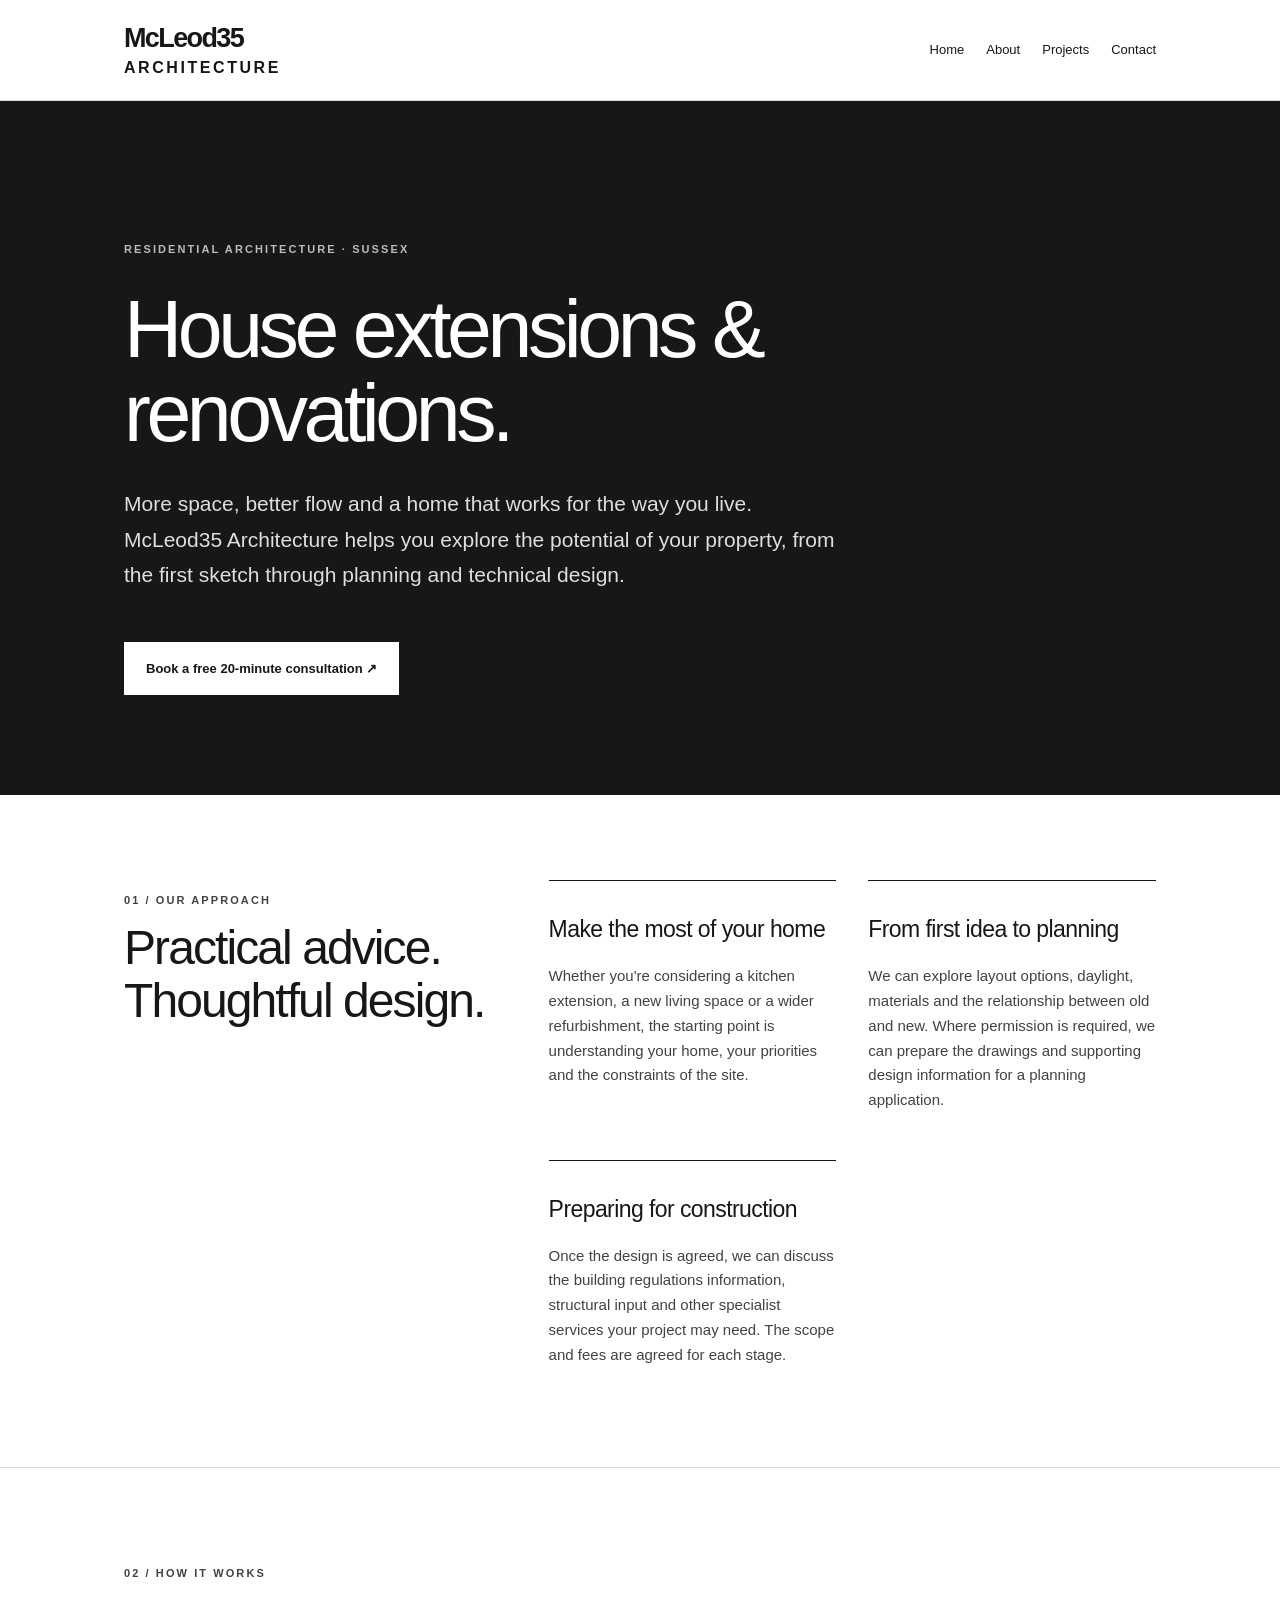
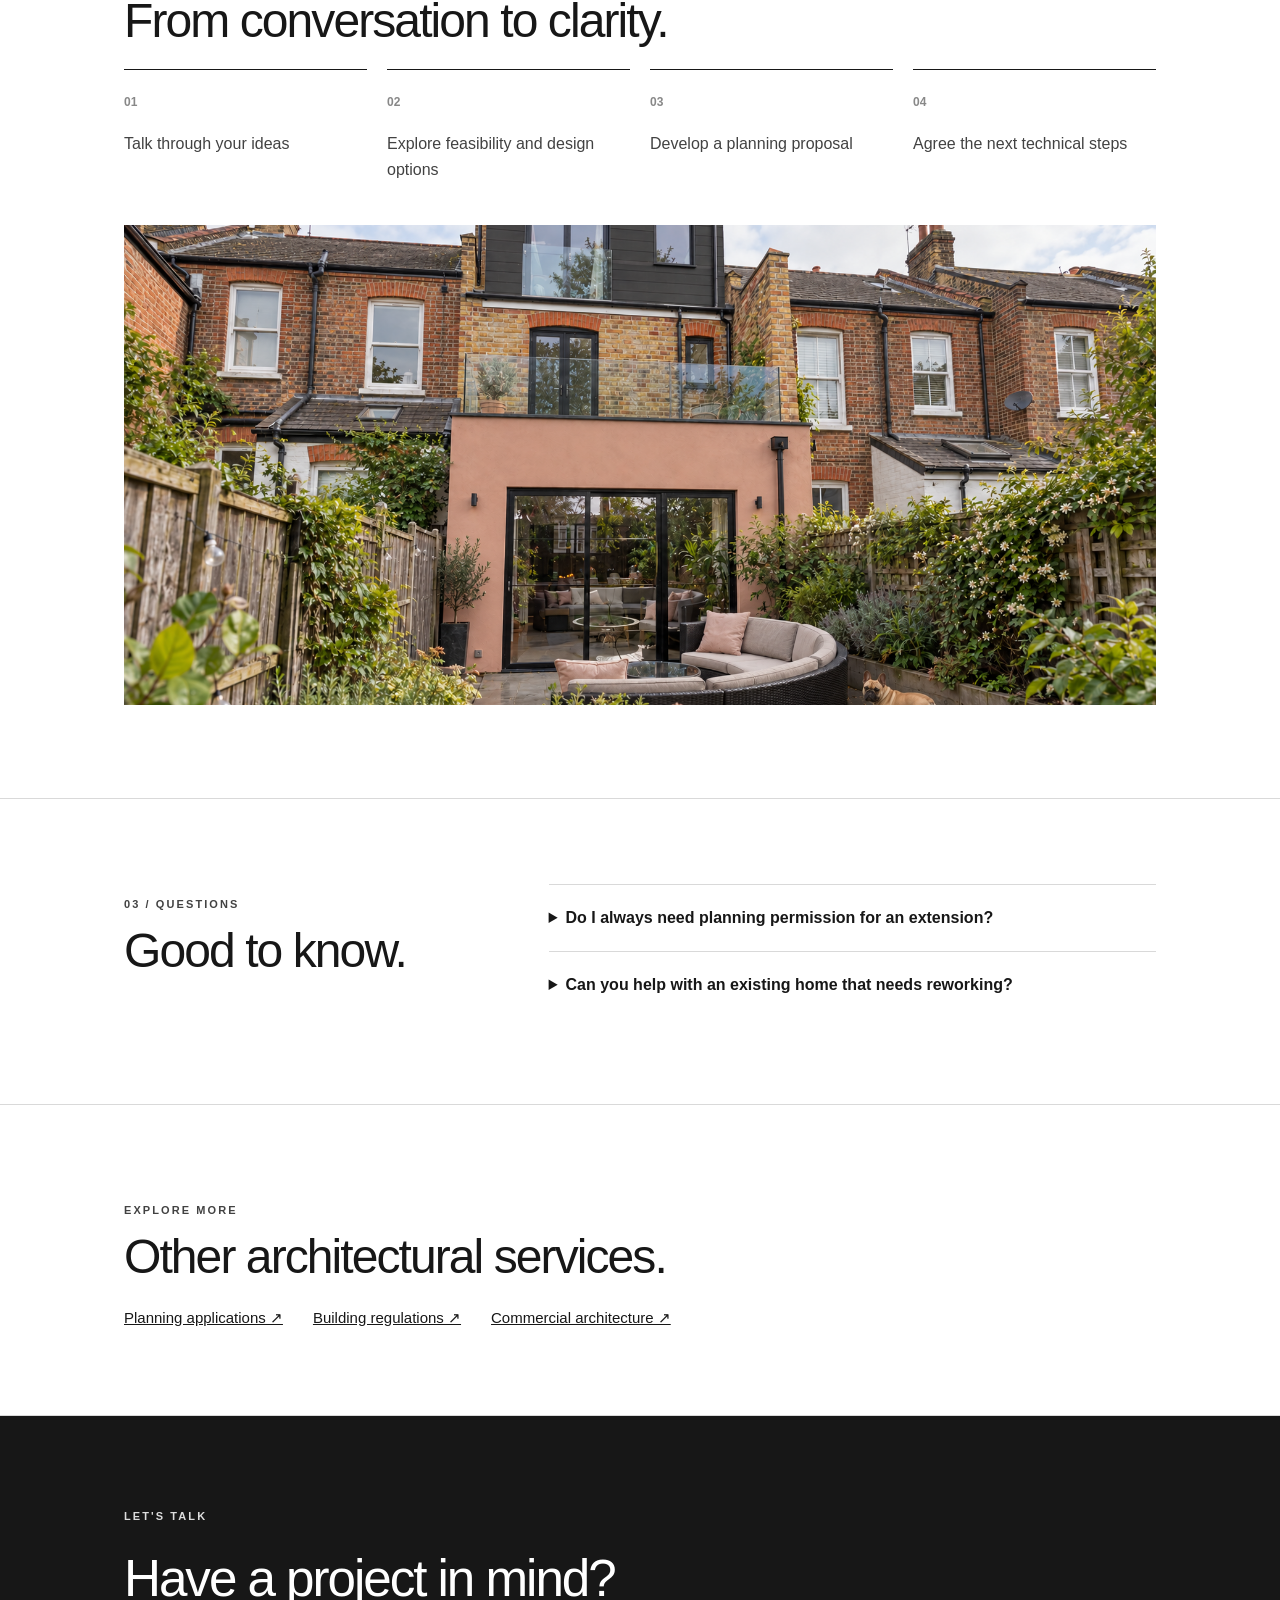
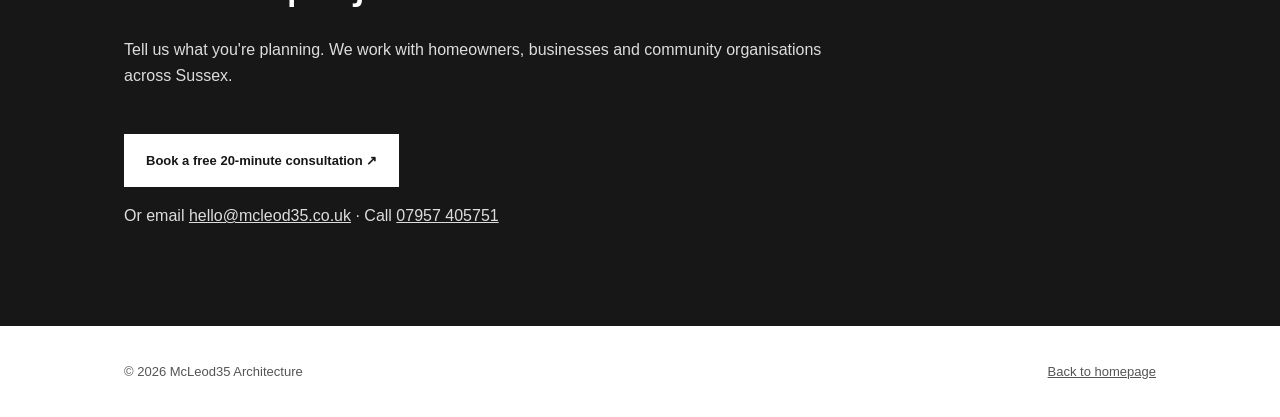
<file: house-extensions.html>
<!doctype html>
<html lang="en-GB">
<head>
  <meta charset="utf-8">
  <meta name="viewport" content="width=device-width, initial-scale=1">
  <meta name="theme-color" content="#171717">
  <title>House Extensions &amp; Renovations in Sussex | McLeod35</title>
  <meta name="description" content="Architectural design for house extensions and renovations in Hove, Brighton, Worthing and Sussex. Explore feasibility, planning and your next steps with McLeod35.">
  <link rel="canonical" href="https://www.mcleod35.co.uk/house-extensions.html">
  <link rel="icon" href="favicon.svg" type="image/svg+xml">
  <style>
:root{color-scheme:light;--ink:#171717;--muted:#626262;--line:#d9d9d9;--paper:#faf9f7}
*{box-sizing:border-box}html{scroll-behavior:smooth}body{margin:0;color:var(--ink);background:#fff;font-family:Arial,Helvetica,sans-serif;line-height:1.65}
a{color:inherit}a:focus-visible{outline:3px solid #777;outline-offset:4px}
.wrap{max-width:1160px;margin:auto;padding-left:clamp(22px,5vw,70px);padding-right:clamp(22px,5vw,70px)}
header{border-bottom:1px solid var(--line)}.header-inner{display:flex;align-items:center;justify-content:space-between;gap:24px;min-height:100px}
.brand{text-decoration:none;display:inline-flex;flex-direction:column;line-height:1.1;letter-spacing:-.06em;font-size:27px;font-weight:700}.brand small{font-size:16px;letter-spacing:.16em;font-weight:600;margin-top:5px}
nav{display:flex;gap:22px;flex-wrap:wrap}nav a{text-decoration:none;font-size:13px}
nav a:hover,.links a:hover{text-decoration:underline}
.hero{background:var(--ink);color:white;padding:clamp(80px,10vw,140px) 0 100px}.eyebrow{font-size:11px;font-weight:700;letter-spacing:.19em;text-transform:uppercase;color:#999}
.hero .eyebrow{color:#bcbcbc}h1{font-size:clamp(43px,6.3vw,83px);letter-spacing:-.055em;line-height:1.04;font-weight:500;max-width:920px;margin:30px 0}
.hero p.lead{max-width:730px;font-size:clamp(17px,2vw,21px);color:#dedede;line-height:1.7}
.button{display:inline-block;background:white;color:#171717;text-decoration:none;padding:16px 22px;margin-top:28px;font-weight:700;font-size:13px}
.button:hover{background:#ddd}.section{padding:85px 0;border-bottom:1px solid var(--line)}
.section h2{font-size:clamp(29px,4vw,48px);font-weight:500;letter-spacing:-.04em;line-height:1.12;margin:0 0 22px}
.section p{max-width:750px;color:#424242}.split{display:grid;grid-template-columns:1fr 1.6fr;gap:45px}
.cards{display:grid;grid-template-columns:repeat(2,1fr);gap:32px}.cards article{border-top:1px solid var(--ink);padding-top:22px}
.cards h3{font-size:23px;letter-spacing:-.025em;font-weight:500;margin:8px 0}.cards p{font-size:15px}
.steps{display:grid;grid-template-columns:repeat(4,1fr);gap:20px}.step{border-top:1px solid var(--ink);padding-top:18px}.step b{font-size:12px;color:#888}
.project-photo{width:100%;max-height:480px;object-fit:cover;margin-top:25px}
.faq details{border-top:1px solid var(--line);padding:20px 0}.faq summary{cursor:pointer;font-weight:600}.faq details p{margin-bottom:0}
.links{display:flex;flex-wrap:wrap;gap:12px 30px}.links a{font-size:15px}
.cta{background:var(--ink);color:#fff;padding:80px 0}.cta h2{font-size:clamp(32px,4vw,52px);font-weight:500;letter-spacing:-.04em;margin:0}.cta p{color:#ddd;max-width:700px}
footer{padding:35px 0;font-size:13px;color:#555}.footer-inner{display:flex;justify-content:space-between;gap:20px;flex-wrap:wrap}
@media(max-width:760px){.header-inner{align-items:flex-start;flex-direction:column;padding-top:24px;padding-bottom:24px}nav{gap:12px 18px}.split,.cards{grid-template-columns:1fr}.steps{grid-template-columns:1fr 1fr}.hero{padding:75px 0}}
</style>
</head>
<body>
<a class="skip-link" href="#main" style="position:absolute;left:-9999px">Skip to content</a>
<header><div class="wrap header-inner">
  <a class="brand" href="index.html" aria-label="McLeod35 Architecture homepage">McLeod35<small>ARCHITECTURE</small></a>
  <nav aria-label="Main navigation"><a href="index.html">Home</a><a href="index.html#about">About</a><a href="index.html#projects">Projects</a><a href="index.html#contact">Contact</a></nav>
</div></header>
<main id="main">
<section class="hero"><div class="wrap"><p class="eyebrow">RESIDENTIAL ARCHITECTURE · SUSSEX</p>
<h1>House extensions &amp; renovations.</h1><p class="lead">More space, better flow and a home that works for the way you live. McLeod35 Architecture helps you explore the potential of your property, from the first sketch through planning and technical design.</p>
<a class="button" href="what-could-you-do.html">Book a free 20-minute consultation ↗</a></div></section>
<section class="section"><div class="wrap split"><div><p class="eyebrow">01 / Our approach</p><h2>Practical advice. Thoughtful design.</h2></div><div class="cards"><article><h3>Make the most of your home</h3><p>Whether you&#x27;re considering a kitchen extension, a new living space or a wider refurbishment, the starting point is understanding your home, your priorities and the constraints of the site.</p></article><article><h3>From first idea to planning</h3><p>We can explore layout options, daylight, materials and the relationship between old and new. Where permission is required, we can prepare the drawings and supporting design information for a planning application.</p></article><article><h3>Preparing for construction</h3><p>Once the design is agreed, we can discuss the building regulations information, structural input and other specialist services your project may need. The scope and fees are agreed for each stage.</p></article></div></div></section>
<section class="section"><div class="wrap"><p class="eyebrow">02 / How it works</p><h2>From conversation to clarity.</h2><div class="steps"><div class="step"><b>01</b><p>Talk through your ideas</p></div><div class="step"><b>02</b><p>Explore feasibility and design options</p></div><div class="step"><b>03</b><p>Develop a planning proposal</p></div><div class="step"><b>04</b><p>Agree the next technical steps</p></div></div><img class="project-photo" src="images/Brighton%20extension%20and%20renovation.png" alt="Residential extension and renovation project in Brighton" loading="lazy"></div></section>
<section class="section faq"><div class="wrap split"><div><p class="eyebrow">03 / Questions</p><h2>Good to know.</h2></div><div><details><summary>Do I always need planning permission for an extension?</summary><p>Not always. Some extensions may qualify as permitted development, depending on the property, its history and the proposed works. We&#x27;ll help identify what needs checking before you commit to a design.</p></details><details><summary>Can you help with an existing home that needs reworking?</summary><p>Yes. A renovation can be about improving circulation, daylight and how rooms connect, not just adding floor area.</p></details></div></div></section>
<section class="section"><div class="wrap"><p class="eyebrow">Explore more</p><h2>Other architectural services.</h2><div class="links"><a href="planning-applications.html">Planning applications ↗</a><a href="building-regulations.html">Building regulations ↗</a><a href="commercial-architecture.html">Commercial architecture ↗</a></div></div></section>
<section class="cta"><div class="wrap"><p class="eyebrow">LET'S TALK</p><h2>Have a project in mind?</h2>
<p>Tell us what you're planning. We work with homeowners, businesses and community organisations across Sussex.</p>
<a class="button" href="what-could-you-do.html">Book a free 20-minute consultation ↗</a>
<p>Or email <a href="mailto:hello@mcleod35.co.uk">hello@mcleod35.co.uk</a> · Call <a href="tel:+447957405751">07957 405751</a></p></div></section>
</main>
<footer><div class="wrap footer-inner"><span>© <span id="year">2026</span> McLeod35 Architecture</span><a href="index.html">Back to homepage</a></div></footer>
<script>document.getElementById('year').textContent = new Date().getFullYear();</script>
</body></html>
</file>
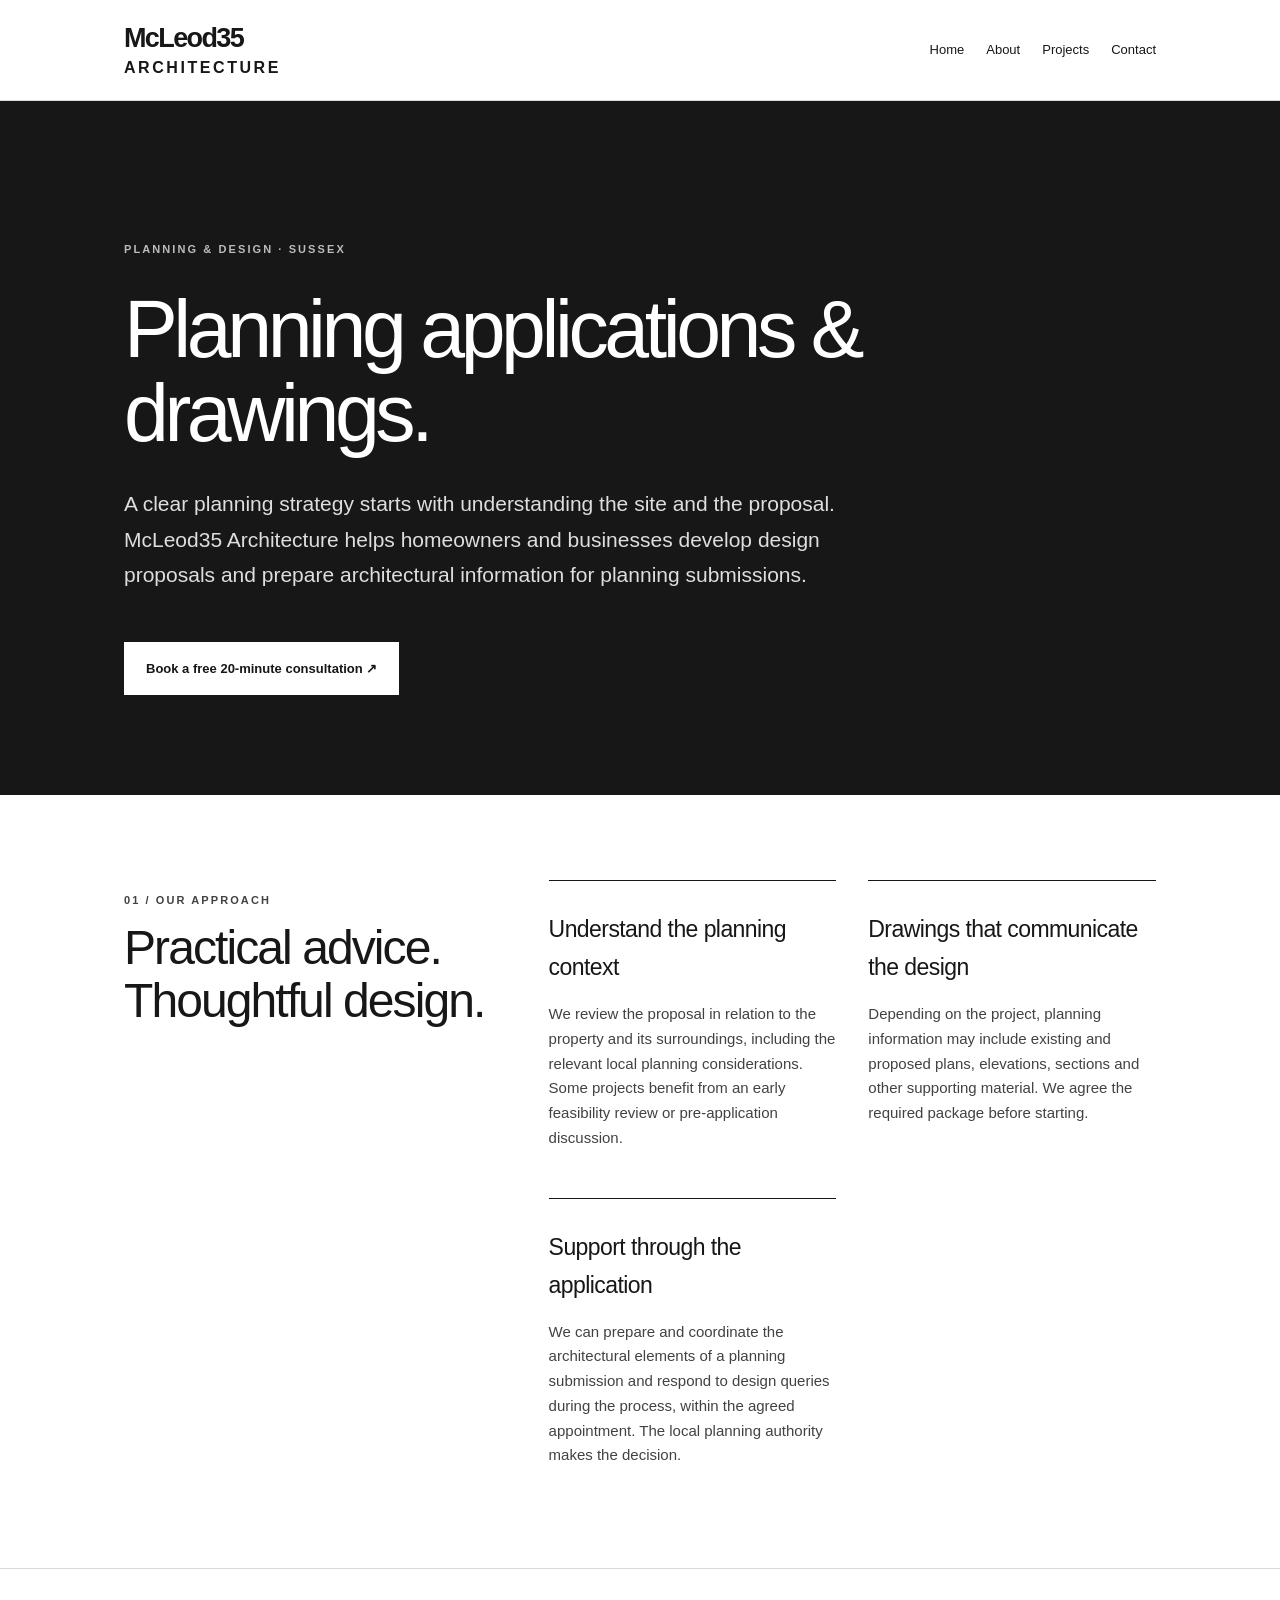
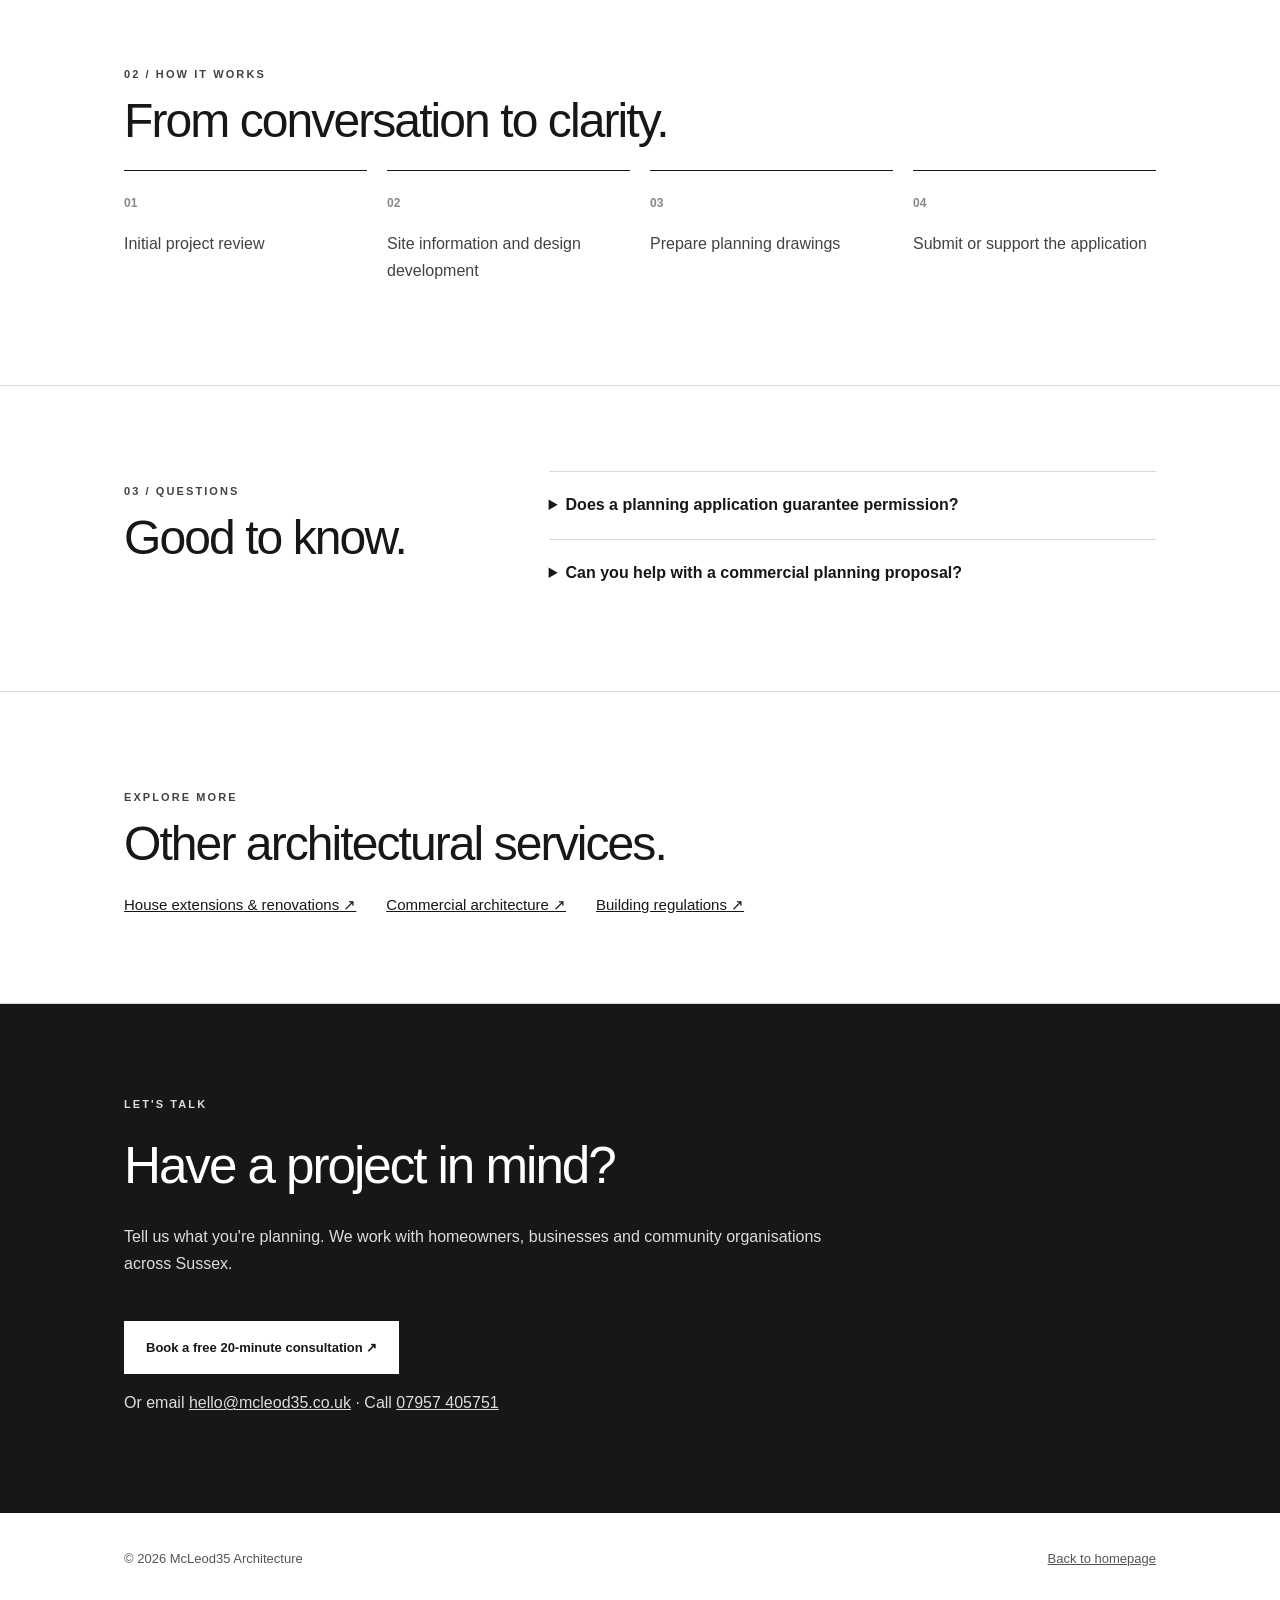
<file: planning-applications.html>
<!doctype html>
<html lang="en-GB">
<head>
  <meta charset="utf-8">
  <meta name="viewport" content="width=device-width, initial-scale=1">
  <meta name="theme-color" content="#171717">
  <title>Planning Applications &amp; Architectural Drawings Sussex | McLeod35</title>
  <meta name="description" content="Architectural drawings and planning application support for residential and commercial projects in Worthing, Hove, Brighton and Sussex. Speak to McLeod35.">
  <link rel="canonical" href="https://www.mcleod35.co.uk/planning-applications.html">
  <link rel="icon" href="favicon.svg" type="image/svg+xml">
  <style>
:root{color-scheme:light;--ink:#171717;--muted:#626262;--line:#d9d9d9;--paper:#faf9f7}
*{box-sizing:border-box}html{scroll-behavior:smooth}body{margin:0;color:var(--ink);background:#fff;font-family:Arial,Helvetica,sans-serif;line-height:1.65}
a{color:inherit}a:focus-visible{outline:3px solid #777;outline-offset:4px}
.wrap{max-width:1160px;margin:auto;padding-left:clamp(22px,5vw,70px);padding-right:clamp(22px,5vw,70px)}
header{border-bottom:1px solid var(--line)}.header-inner{display:flex;align-items:center;justify-content:space-between;gap:24px;min-height:100px}
.brand{text-decoration:none;display:inline-flex;flex-direction:column;line-height:1.1;letter-spacing:-.06em;font-size:27px;font-weight:700}.brand small{font-size:16px;letter-spacing:.16em;font-weight:600;margin-top:5px}
nav{display:flex;gap:22px;flex-wrap:wrap}nav a{text-decoration:none;font-size:13px}
nav a:hover,.links a:hover{text-decoration:underline}
.hero{background:var(--ink);color:white;padding:clamp(80px,10vw,140px) 0 100px}.eyebrow{font-size:11px;font-weight:700;letter-spacing:.19em;text-transform:uppercase;color:#999}
.hero .eyebrow{color:#bcbcbc}h1{font-size:clamp(43px,6.3vw,83px);letter-spacing:-.055em;line-height:1.04;font-weight:500;max-width:920px;margin:30px 0}
.hero p.lead{max-width:730px;font-size:clamp(17px,2vw,21px);color:#dedede;line-height:1.7}
.button{display:inline-block;background:white;color:#171717;text-decoration:none;padding:16px 22px;margin-top:28px;font-weight:700;font-size:13px}
.button:hover{background:#ddd}.section{padding:85px 0;border-bottom:1px solid var(--line)}
.section h2{font-size:clamp(29px,4vw,48px);font-weight:500;letter-spacing:-.04em;line-height:1.12;margin:0 0 22px}
.section p{max-width:750px;color:#424242}.split{display:grid;grid-template-columns:1fr 1.6fr;gap:45px}
.cards{display:grid;grid-template-columns:repeat(2,1fr);gap:32px}.cards article{border-top:1px solid var(--ink);padding-top:22px}
.cards h3{font-size:23px;letter-spacing:-.025em;font-weight:500;margin:8px 0}.cards p{font-size:15px}
.steps{display:grid;grid-template-columns:repeat(4,1fr);gap:20px}.step{border-top:1px solid var(--ink);padding-top:18px}.step b{font-size:12px;color:#888}
.project-photo{width:100%;max-height:480px;object-fit:cover;margin-top:25px}
.faq details{border-top:1px solid var(--line);padding:20px 0}.faq summary{cursor:pointer;font-weight:600}.faq details p{margin-bottom:0}
.links{display:flex;flex-wrap:wrap;gap:12px 30px}.links a{font-size:15px}
.cta{background:var(--ink);color:#fff;padding:80px 0}.cta h2{font-size:clamp(32px,4vw,52px);font-weight:500;letter-spacing:-.04em;margin:0}.cta p{color:#ddd;max-width:700px}
footer{padding:35px 0;font-size:13px;color:#555}.footer-inner{display:flex;justify-content:space-between;gap:20px;flex-wrap:wrap}
@media(max-width:760px){.header-inner{align-items:flex-start;flex-direction:column;padding-top:24px;padding-bottom:24px}nav{gap:12px 18px}.split,.cards{grid-template-columns:1fr}.steps{grid-template-columns:1fr 1fr}.hero{padding:75px 0}}
</style>
</head>
<body>
<a class="skip-link" href="#main" style="position:absolute;left:-9999px">Skip to content</a>
<header><div class="wrap header-inner">
  <a class="brand" href="index.html" aria-label="McLeod35 Architecture homepage">McLeod35<small>ARCHITECTURE</small></a>
  <nav aria-label="Main navigation"><a href="index.html">Home</a><a href="index.html#about">About</a><a href="index.html#projects">Projects</a><a href="index.html#contact">Contact</a></nav>
</div></header>
<main id="main">
<section class="hero"><div class="wrap"><p class="eyebrow">PLANNING &amp; DESIGN · SUSSEX</p>
<h1>Planning applications &amp; drawings.</h1><p class="lead">A clear planning strategy starts with understanding the site and the proposal. McLeod35 Architecture helps homeowners and businesses develop design proposals and prepare architectural information for planning submissions.</p>
<a class="button" href="what-could-you-do.html">Book a free 20-minute consultation ↗</a></div></section>
<section class="section"><div class="wrap split"><div><p class="eyebrow">01 / Our approach</p><h2>Practical advice. Thoughtful design.</h2></div><div class="cards"><article><h3>Understand the planning context</h3><p>We review the proposal in relation to the property and its surroundings, including the relevant local planning considerations. Some projects benefit from an early feasibility review or pre-application discussion.</p></article><article><h3>Drawings that communicate the design</h3><p>Depending on the project, planning information may include existing and proposed plans, elevations, sections and other supporting material. We agree the required package before starting.</p></article><article><h3>Support through the application</h3><p>We can prepare and coordinate the architectural elements of a planning submission and respond to design queries during the process, within the agreed appointment. The local planning authority makes the decision.</p></article></div></div></section>
<section class="section"><div class="wrap"><p class="eyebrow">02 / How it works</p><h2>From conversation to clarity.</h2><div class="steps"><div class="step"><b>01</b><p>Initial project review</p></div><div class="step"><b>02</b><p>Site information and design development</p></div><div class="step"><b>03</b><p>Prepare planning drawings</p></div><div class="step"><b>04</b><p>Submit or support the application</p></div></div></div></section>
<section class="section faq"><div class="wrap split"><div><p class="eyebrow">03 / Questions</p><h2>Good to know.</h2></div><div><details><summary>Does a planning application guarantee permission?</summary><p>No. Planning decisions are made by the local planning authority. Good preparation can help explain a proposal clearly but cannot guarantee an approval.</p></details><details><summary>Can you help with a commercial planning proposal?</summary><p>Yes. We work on residential and commercial architecture and can discuss the planning requirements for the specific project.</p></details></div></div></section>
<section class="section"><div class="wrap"><p class="eyebrow">Explore more</p><h2>Other architectural services.</h2><div class="links"><a href="house-extensions.html">House extensions &amp; renovations ↗</a><a href="commercial-architecture.html">Commercial architecture ↗</a><a href="building-regulations.html">Building regulations ↗</a></div></div></section>
<section class="cta"><div class="wrap"><p class="eyebrow">LET'S TALK</p><h2>Have a project in mind?</h2>
<p>Tell us what you're planning. We work with homeowners, businesses and community organisations across Sussex.</p>
<a class="button" href="what-could-you-do.html">Book a free 20-minute consultation ↗</a>
<p>Or email <a href="mailto:hello@mcleod35.co.uk">hello@mcleod35.co.uk</a> · Call <a href="tel:+447957405751">07957 405751</a></p></div></section>
</main>
<footer><div class="wrap footer-inner"><span>© <span id="year">2026</span> McLeod35 Architecture</span><a href="index.html">Back to homepage</a></div></footer>
<script>document.getElementById('year').textContent = new Date().getFullYear();</script>
</body></html>
</file>
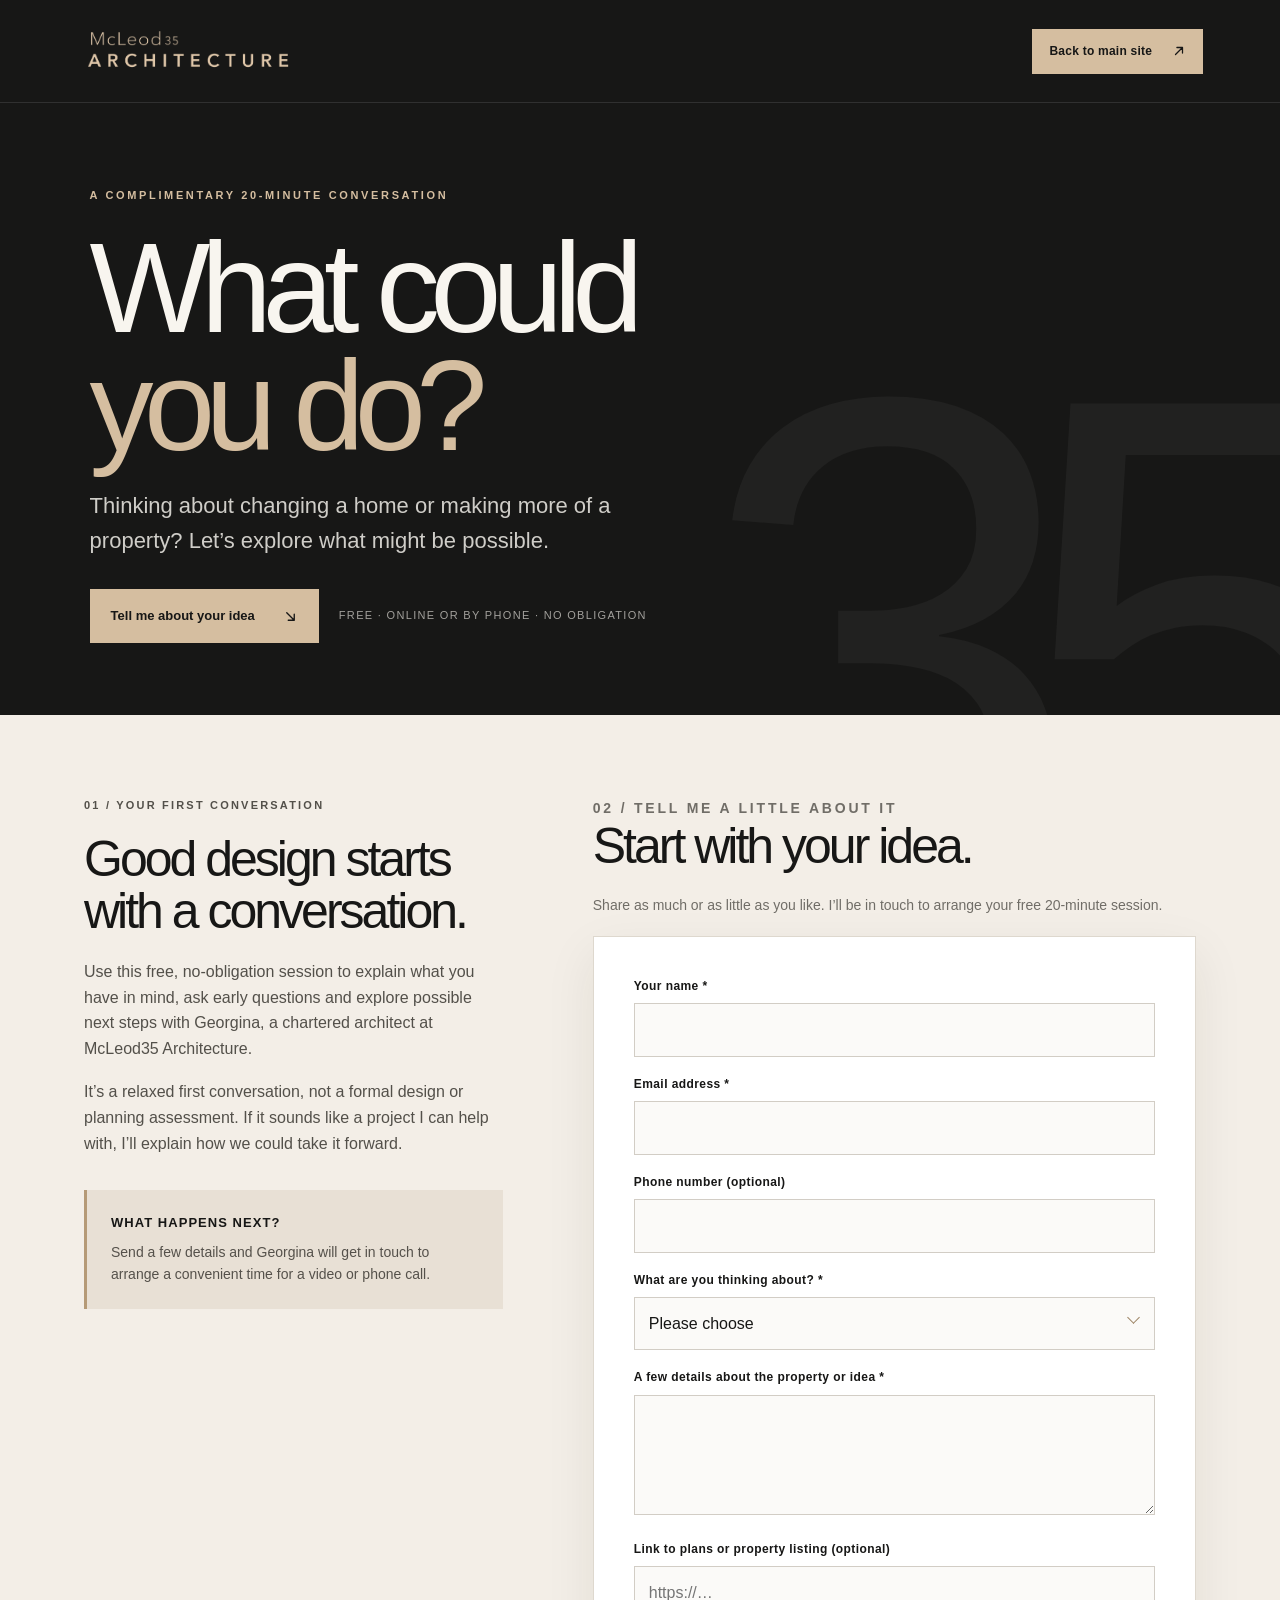
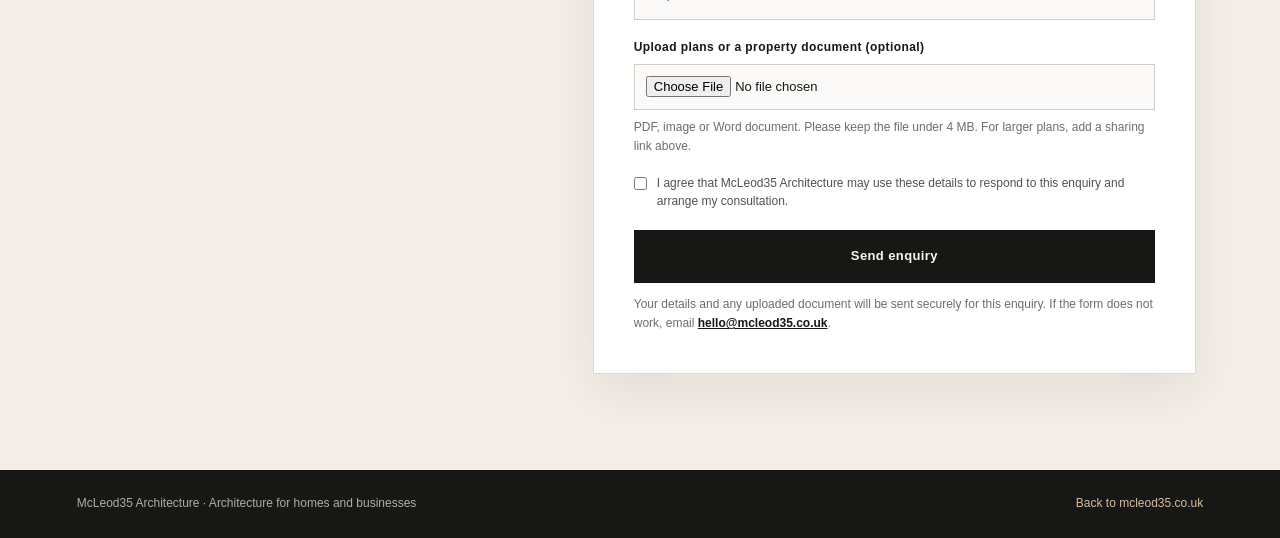
<file: what-could-you-do.html>
<!doctype html>
<html lang="en">
<head>
  <meta charset="utf-8">
  <meta name="viewport" content="width=device-width, initial-scale=1">
  <meta name="robots" content="noindex, nofollow">
  <meta name="description" content="Book a free 20-minute What could you do? consultation with McLeod35 Architecture.">
  <title>What could you do? | McLeod35 Architecture</title>
  <style>
    :root{--ink:#171716;--paper:#f3eee7;--cream:#f8f5ef;--sand:#d5bea0;--muted:#706d67;--line:#ded8ce;--white:#fff}
    *{box-sizing:border-box}
    html{scroll-behavior:smooth}
    body{margin:0;background:var(--paper);color:var(--ink);font:16px/1.6 Arial,Helvetica,sans-serif}
    a{color:inherit}
    .top{min-height:92px;padding:18px clamp(22px,6vw,88px);display:flex;align-items:center;justify-content:space-between;gap:24px;background:var(--ink);color:var(--cream);border-bottom:1px solid rgba(255,255,255,.11)}
    .brand{display:inline-flex;align-items:center;text-decoration:none;line-height:1}
    .brand img{display:block;width:min(225px,34vw);height:auto}
    .back-link{display:inline-flex;align-items:center;gap:20px;padding:13px 17px;background:var(--sand);color:var(--ink);text-decoration:none;font-size:12px;font-weight:700;letter-spacing:.02em;transition:background .2s,transform .2s}
    .back-link:hover{background:#e7d4bb;transform:translateY(-2px)}
    .link-icon{display:inline-flex;width:14px;height:14px;flex:none}
    .link-icon svg{display:block;width:100%;height:100%;overflow:visible}
    .link-icon svg path{fill:none;stroke:currentColor;stroke-width:1.8;stroke-linecap:round;stroke-linejoin:round}
    .hero{position:relative;isolation:isolate;overflow:hidden;min-height:570px;padding:84px clamp(24px,7vw,104px) 72px;background:var(--ink);color:var(--cream);display:flex;align-items:center}
    .hero:after{content:"35";position:absolute;z-index:-1;right:-.07em;bottom:-.29em;color:rgba(255,255,255,.045);font:500 clamp(350px,54vw,720px)/.8 Arial,Helvetica,sans-serif;letter-spacing:-.1em;pointer-events:none}
    .hero-content{max-width:870px}
    .eyebrow{font-size:11px;letter-spacing:.24em;text-transform:uppercase;color:var(--sand);font-weight:700;margin:0 0 24px}
    h1{font-weight:400;letter-spacing:-.075em;font-size:clamp(62px,10vw,132px);line-height:.92;max-width:900px;margin:0 0 25px}
    h1 span{color:var(--sand)}
    .intro{font-size:clamp(18px,2vw,22px);line-height:1.55;max-width:600px;color:rgba(248,245,239,.82);margin:0 0 31px}
    .hero-actions{display:flex;align-items:center;gap:20px;flex-wrap:wrap}
    .hero-cta{display:inline-flex;align-items:center;gap:28px;padding:17px 21px;background:var(--sand);color:var(--ink);text-decoration:none;font-size:13px;font-weight:700}
    .hero-cta .link-icon{width:15px;height:15px}
    .hero-meta{color:rgba(248,245,239,.62);font-size:11px;letter-spacing:.12em;text-transform:uppercase}
    main{max-width:1240px;margin:0 auto;padding:82px clamp(22px,5vw,72px) 96px}
    .layout{display:grid;grid-template-columns:minmax(250px,.82fr) minmax(0,1.18fr);gap:clamp(34px,7vw,100px);align-items:start}
    .section-index{font-size:11px;letter-spacing:.2em;text-transform:uppercase;color:#8e806d;margin:0 0 18px;font-weight:700}
    h2{font-size:clamp(32px,4vw,50px);font-weight:400;line-height:1.04;letter-spacing:-.06em;margin:0 0 22px}
    .details p{color:#53504a;margin:0 0 18px}
    .session-card{margin-top:34px;padding:23px 24px;background:#e8e0d5;border-left:3px solid #b59a77}
    .session-card strong{display:block;font-size:13px;letter-spacing:.08em;text-transform:uppercase;margin-bottom:7px}
    .session-card p{font-size:14px;margin:0;color:#55514b}
    .form-heading{margin-bottom:20px}
    .form-heading p{margin:0;color:var(--muted);font-size:14px}
    form{background:var(--white);padding:clamp(22px,4vw,40px);border:1px solid var(--line);box-shadow:0 18px 48px rgba(44,38,29,.08)}
    label{display:block;font-size:12px;font-weight:700;letter-spacing:.035em;margin:0 0 7px}
    input,select,textarea{width:100%;border:1px solid #d2cdc5;background:#fbfaf8;border-radius:0;padding:13px 14px;font:inherit;color:var(--ink);margin-bottom:18px}
    .select-field{position:relative}
    .select-field:after{content:"";position:absolute;right:17px;top:16px;width:8px;height:8px;border-right:1.5px solid #9a8060;border-bottom:1.5px solid #9a8060;transform:rotate(45deg);pointer-events:none}
    .select-field select{appearance:none;-webkit-appearance:none;-moz-appearance:none;background-image:none;padding-right:44px}
    .select-field select::-ms-expand{display:none}
    input:focus,select:focus,textarea:focus{outline:2px solid #b59a77;outline-offset:1px;background:#fff}
    input[type=file]{padding:11px;background:#fbfaf8;font-size:13px}
    textarea{min-height:120px;resize:vertical}
    .consent{display:flex;gap:10px;align-items:flex-start;font-size:12px;line-height:1.5;color:#55514b;margin:2px 0 20px;letter-spacing:0;font-weight:400}
    .consent input{width:auto;margin:3px 0 0;flex:none}
    button{border:0;background:var(--ink);color:var(--cream);padding:16px 22px;font:inherit;font-size:13px;font-weight:700;letter-spacing:.03em;cursor:pointer;width:100%;transition:background .2s}
    button:hover{background:#393833}
    .small{font-size:12px;color:var(--muted);margin:12px 0 0}
    .small a{color:var(--ink);font-weight:700}
    .upload-help{font-size:12px;color:var(--muted);margin:-10px 0 18px}
    .status{font-size:14px;color:#8b2d20;margin:0 0 14px}
    footer{padding:24px clamp(22px,6vw,88px);display:flex;justify-content:space-between;gap:18px;flex-wrap:wrap;color:rgba(248,245,239,.68);font-size:12px;background:var(--ink)}
    footer a{color:var(--sand);text-decoration:none}
    .hp{position:absolute;left:-10000px;width:1px;height:1px;overflow:hidden}
    @media(max-width:760px){.top{min-height:78px}.brand img{width:min(205px,39vw)}.back-link{padding:12px;gap:10px}.hero{min-height:510px;padding-top:68px;padding-bottom:62px}.hero:after{right:-.2em;bottom:-.15em;font-size:430px}h1{font-size:clamp(50px,14vw,100px)}main{padding-top:58px;padding-bottom:68px}.layout{grid-template-columns:1fr;gap:42px}}
    @media(max-width:430px){.top{padding:14px 16px;gap:10px}.brand img{width:min(165px,43vw)}.back-link{font-size:10px;padding:10px;gap:8px}.back-link .link-icon{width:12px;height:12px}.hero-meta{width:100%}.hero-actions{gap:14px}}
  </style>
</head>
<body>
  <header class="top">
    <a class="brand" href="https://www.mcleod35.co.uk/" aria-label="McLeod35 Architecture, home"><img alt="McLeod35 Architecture" src="[data-uri]"></a>
    <a class="back-link" href="https://www.mcleod35.co.uk/">Back to main site <span class="link-icon" aria-hidden="true"><svg viewBox="0 0 20 20"><path d="M5 15 15 5M7 5h8v8"></path></svg></span></a>
  </header>
  <section class="hero" aria-labelledby="hero-title">
    <div class="hero-content">
      <p class="eyebrow">A complimentary 20-minute conversation</p>
      <h1 id="hero-title">What could<br><span>you do?</span></h1>
      <p class="intro">Thinking about changing a home or making more of a property? Let’s explore what might be possible.</p>
      <div class="hero-actions">
        <a class="hero-cta" href="#booking">Tell me about your idea <span class="link-icon" aria-hidden="true"><svg viewBox="0 0 20 20"><path d="M5 5 15 15M7 15h8V7"></path></svg></span></a>
        <span class="hero-meta">Free · Online or by phone · No obligation</span>
      </div>
    </div>
  </section>
  <main>
    <div class="layout">
      <section class="details">
        <p class="section-index">01 / Your first conversation</p>
        <h2>Good design starts with a conversation.</h2>
        <p>Use this free, no-obligation session to explain what you have in mind, ask early questions and explore possible next steps with Georgina, a chartered architect at McLeod35 Architecture.</p>
        <p>It’s a relaxed first conversation, not a formal design or planning assessment. If it sounds like a project I can help with, I’ll explain how we could take it forward.</p>
        <div class="session-card"><strong>What happens next?</strong><p>Send a few details and Georgina will get in touch to arrange a convenient time for a video or phone call.</p></div>
      </section>
      <section id="booking" aria-labelledby="form-title">
      <div class="form-heading"><p class="section-index">02 / Tell me a little about it</p><h2 id="form-title">Start with your idea.</h2><p>Share as much or as little as you like. I’ll be in touch to arrange your free 20-minute session.</p></div>
      <form id="booking-form" action="https://formsubmit.app/f/zhx96sdtwt" method="POST" enctype="multipart/form-data">
        <input type="hidden" name="_subject" value="New What could you do? consultation request">
        <input type="hidden" name="_replyto" id="replyto-field">
        <input type="hidden" name="_format" value="plain">
        <div class="hp" aria-hidden="true"><label for="website-check">Leave this field empty</label><input id="website-check" name="_gotcha" tabindex="-1" autocomplete="off"></div>
        <label for="name">Your name *</label>
        <input id="name" name="name" autocomplete="name" required>
        <label for="email">Email address *</label>
        <input id="email" name="email" type="email" autocomplete="email" required>
        <label for="phone">Phone number (optional)</label>
        <input id="phone" name="phone" type="tel" autocomplete="tel">
        <label for="interest">What are you thinking about? *</label>
        <div class="select-field"><select id="interest" name="interest" required>
          <option value="" selected disabled>Please choose</option>
          <option>Extension or loft conversion</option>
          <option>Renovation or reconfiguration</option>
          <option>Buying a property and exploring its potential</option>
          <option>Developing a plot or property</option>
          <option>Something else</option>
        </select></div>
        <label for="message">A few details about the property or idea *</label>
        <textarea id="message" name="message" maxlength="1500" required></textarea>
        <label for="plans-link">Link to plans or property listing (optional)</label>
        <input id="plans-link" name="plans_link" type="url" placeholder="https://…" inputmode="url">
        <label for="plans-file">Upload plans or a property document (optional)</label>
        <input id="plans-file" name="plans_document" type="file" accept=".pdf,.jpg,.jpeg,.png,.doc,.docx">
        <p class="upload-help">PDF, image or Word document. Please keep the file under 4 MB. For larger plans, add a sharing link above.</p>
        <label class="consent"><input id="consent" name="consent" type="checkbox" value="Agreed" required><span>I agree that McLeod35 Architecture may use these details to respond to this enquiry and arrange my consultation.</span></label>
        <p id="form-status" class="status" role="alert" hidden></p>
        <button type="submit">Send enquiry</button>
        <p class="small">Your details and any uploaded document will be sent securely for this enquiry. If the form does not work, email <a href="mailto:hello@mcleod35.co.uk">hello@mcleod35.co.uk</a>.</p>
      </form>
      </section>
    </div>
  </main>
  <footer><span>McLeod35 Architecture · Architecture for homes and businesses</span><a href="https://www.mcleod35.co.uk/">Back to mcleod35.co.uk</a></footer>
  <script>
    (function () {
      var form = document.getElementById('booking-form');
      var email = document.getElementById('email');
      var replyTo = document.getElementById('replyto-field');
      var file = document.getElementById('plans-file');
      var status = document.getElementById('form-status');
      form.addEventListener('submit', function (event) {
        replyTo.value = email.value.trim();
        if (file.files.length && file.files[0].size > 4 * 1024 * 1024) {
          event.preventDefault();
          status.textContent = 'That file is over 4 MB. Please add a sharing link to your plans instead.';
          status.hidden = false;
        }
      });
    }());
  </script>
</body>
</html>
</file>
<file: style.css>
:root{--ink:#171717;--sand:#d8c2a6;--paper:#f4f0e9;--muted:#726c66;--line:#d9d1c6}*{box-sizing:border-box}html{scroll-behavior:smooth}body{margin:0;background:var(--paper);color:var(--ink);font-family:Arial,Helvetica,sans-serif;line-height:1.6}a{color:inherit}a:focus-visible{outline:2px solid #a97648;outline-offset:5px}.skip-link{position:absolute;left:-9999px;top:1rem;z-index:9;background:#fff;padding:.5rem 1rem}.skip-link:focus{left:1rem}.site-header{display:flex;align-items:center;justify-content:space-between;gap:2rem;padding:1.5rem max(5vw,24px);background:var(--ink);color:var(--sand)}.brand{display:inline-flex;flex-direction:column;width:max-content;text-decoration:none;line-height:1.15}.brand>span{font-size:1.55rem;font-weight:300;letter-spacing:.035em}.brand small{font-size:.54em;margin-left:.18em}.brand strong{font-size:.76rem;letter-spacing:.31em;font-weight:600;margin-top:.34rem}.site-header nav{display:flex;gap:clamp(1rem,3vw,2.5rem);flex-wrap:wrap}.site-header nav a{text-decoration:none;font-size:.82rem;letter-spacing:.07em}.site-header nav a:hover,.contact-links a:hover{color:#fff}.hero{position:relative;min-height:clamp(550px,75vh,850px);display:flex;align-items:center;overflow:hidden;background:var(--ink);color:var(--paper);border-top:1px solid #333}.hero-inner{position:relative;z-index:1;width:min(900px,85%);margin:4rem max(7vw,24px)}.eyebrow{text-transform:uppercase;letter-spacing:.22em;font-size:.72rem;font-weight:700;margin:0 0 1.5rem}.hero .eyebrow{color:var(--sand)}h1,h2,h3,p{margin-top:0}h1,h2{font-weight:400;line-height:1.12;letter-spacing:-.045em}h1{font-size:clamp(3.5rem,8vw,8rem);max-width:950px;margin-bottom:2rem}h1 em{font-style:normal;color:var(--sand)}.hero-inner>p:not(.eyebrow){font-size:clamp(1.05rem,1.7vw,1.3rem);max-width:530px;color:#d3cfca}.button{display:inline-flex;gap:3rem;align-items:center;margin-top:1.6rem;background:var(--sand);color:var(--ink);text-decoration:none;padding:1rem 1.35rem;font-size:.85rem;font-weight:700}.button:hover{background:#edd7bb}.hero-mark{position:absolute;right:-.05em;bottom:-.27em;font-size:clamp(25rem,52vw,62rem);line-height:1;letter-spacing:-.12em;color:#202020;pointer-events:none}.section{padding:clamp(5rem,10vw,10rem) max(7vw,24px);scroll-margin-top:2rem}.section h2{font-size:clamp(2.7rem,5vw,5.5rem)}.about{display:grid;grid-template-columns:1fr 1fr;gap:8vw}.about .section-copy{font-size:clamp(1.1rem,1.5vw,1.35rem);max-width:650px;padding-top:2.5rem}.about .section-copy p+p{color:var(--muted);margin-top:2rem}.services{background:#e9e3da;display:grid;grid-template-columns:1fr 1fr;gap:8vw}.services .section-heading>p:last-child{color:var(--muted)}.service-list{list-style:none;padding:0;margin:0}.service-list li{display:flex;gap:2rem;align-items:baseline;border-top:1px solid #bfb6aa;padding:1.15rem 0;font-size:clamp(1.1rem,2vw,1.7rem)}.service-list li:last-child{border-bottom:1px solid #bfb6aa}.service-list span{font-size:.7rem;color:var(--muted)}.projects-heading{display:flex;justify-content:space-between;align-items:end;gap:2rem;margin-bottom:3rem}.projects-heading>p{max-width:310px;color:var(--muted)}.project-grid{display:grid;grid-template-columns:repeat(3,minmax(0,1fr));gap:1.5rem}.project-image{aspect-ratio:4/5;background-color:#d8d0c4;background-size:cover;background-position:center;position:relative;overflow:hidden}.project-image:before{content:"Project image coming soon";position:absolute;inset:0;display:grid;place-items:center;padding:2rem;text-align:center;color:#746858;font-size:.85rem;letter-spacing:.07em}.project-image img{width:100%;height:100%;object-fit:cover;display:block}.project-image.has-image:before{display:none}.project-image span{position:absolute;left:1rem;top:1rem;background:var(--paper);padding:.25rem .55rem;font-size:.7rem}.project-caption{padding:1.15rem 0}.project-caption h3{font-size:1.12rem;font-weight:500;margin-bottom:.15rem}.project-caption p{color:var(--muted);font-size:.85rem}.contact{background:var(--ink);color:var(--paper)}.contact .eyebrow{color:var(--sand)}.contact h2{max-width:750px}.contact>p:not(.eyebrow){font-size:clamp(1.1rem,1.6vw,1.35rem);color:#c8c4bf;max-width:750px;margin:2rem 0 4rem}.contact-email{display:inline-flex;align-items:center;gap:1rem;max-width:100%;font-size:clamp(1.5rem,4.6vw,4.5rem);line-height:1.3;letter-spacing:-.045em;text-decoration:none;border-bottom:1px solid var(--sand);overflow-wrap:anywhere}.contact-email:hover{color:var(--sand)}.contact-links{display:flex;gap:2.5rem;margin-top:2.5rem}.contact-links a{text-decoration:none;color:var(--sand)}footer{background:#111;color:var(--sand);padding:3rem max(7vw,24px);display:flex;justify-content:space-between;align-items:end;gap:2rem}footer>div{display:flex;gap:2rem;color:#aaa;font-size:.75rem}footer>div a{text-decoration:none}@media(max-width:800px){.site-header{align-items:flex-start;flex-direction:column}.about,.services{grid-template-columns:1fr;gap:2rem}.about .section-copy{padding-top:0}.project-grid{grid-template-columns:1fr 1fr}.projects-heading{display:block}.project-image{aspect-ratio:4/3}footer,footer>div{flex-direction:column;align-items:flex-start;gap:1rem}}@media(max-width:560px){.site-header nav{gap:.65rem 1.2rem}.site-header nav a{font-size:.75rem}.hero{min-height:620px}.hero-inner{width:auto;margin:4rem 24px}.hero-mark{font-size:26rem;right:0}.project-grid{grid-template-columns:1fr}.projects-heading{margin-bottom:1rem}.project-image{aspect-ratio:4/3}.contact-links{flex-direction:column;gap:1rem}}

/* Project photographs: show the full frame and let visitors enlarge it. */
.project-image{display:block;aspect-ratio:3/2;text-decoration:none;cursor:zoom-in;background:#e8e1d7;transition:transform .25s ease,box-shadow .25s ease;z-index:0}
.project-image img{object-fit:contain;transition:transform .25s ease}
.project-image:hover,.project-image:focus-visible{transform:scale(1.035);box-shadow:0 16px 36px #17171726;z-index:2}
.project-image .view-hint{left:auto;top:auto;bottom:1rem;right:1rem;opacity:0;transition:opacity .2s;background:var(--ink);color:var(--paper);padding:.4rem .7rem}
.project-image:hover .view-hint,.project-image:focus-visible .view-hint{opacity:1}
#image-viewer{position:fixed;inset:0;max-width:100vw;max-height:100vh;width:100vw;height:100vh;border:0;margin:0;padding:4rem 2rem 2rem;background:#171717ef;color:white}
#image-viewer::backdrop{background:#000b}
#image-viewer img{display:block;width:100%;height:100%;object-fit:contain}
.viewer-close{position:absolute;right:1.5rem;top:1rem;background:transparent;border:0;color:white;font-size:2.5rem;line-height:1;cursor:pointer}
@media(max-width:800px){.project-image{aspect-ratio:3/2}}
@media(max-width:560px){.project-image{aspect-ratio:3/2}#image-viewer{padding:3.5rem .5rem .5rem}}
@media(prefers-reduced-motion:reduce){.project-image,.project-image img{transition:none}}

/* Drawn arrows avoid iOS rendering the arrow character as an emoji. */
.arrow-icon{display:inline-block;flex:none;vertical-align:-.12em;width:1em;height:1em;stroke:currentColor}
.view-hint .arrow-icon{width:.9em;height:.9em;margin-left:.25em}
</file>
